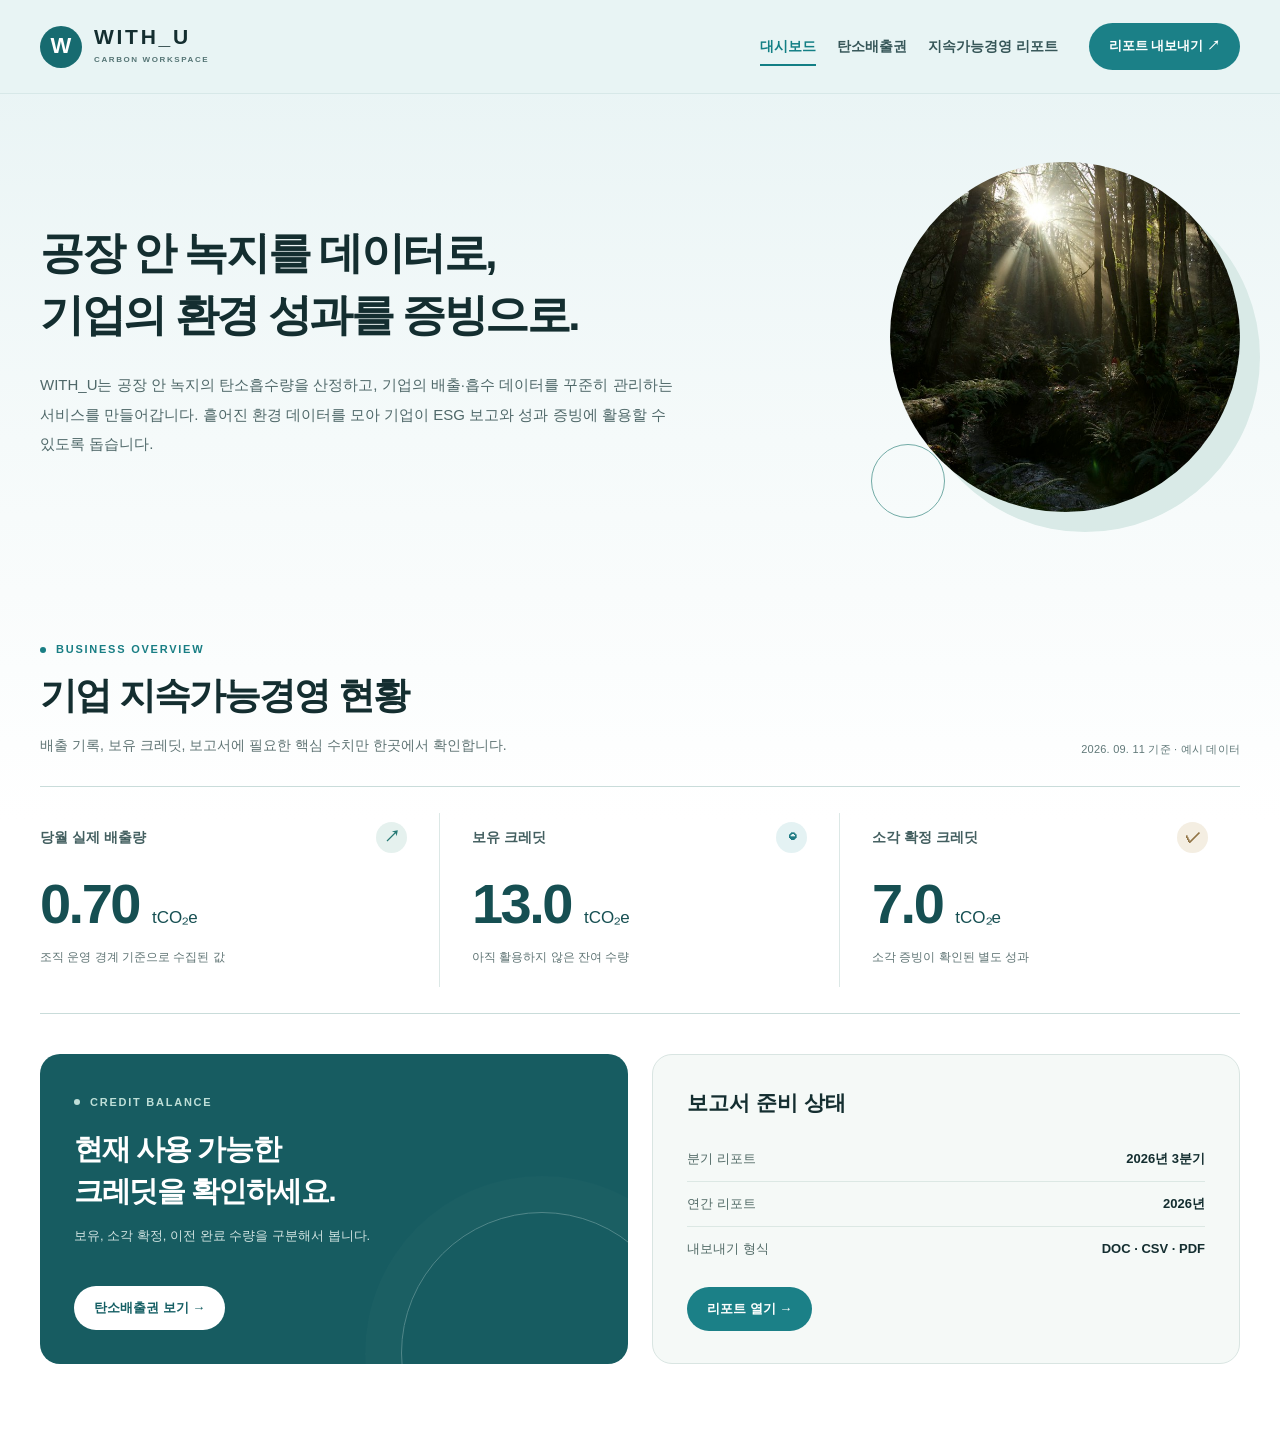
<file: website/index.html>
<!doctype html>
<html lang="ko">
<head>
  <meta charset="utf-8">
  <meta name="viewport" content="width=device-width, initial-scale=1">
  <meta name="description" content="WITH_U 기업용 탄소배출권 및 지속가능경영 리포트 워크스페이스">
  <title>WITH_U | Carbon workspace</title>
  <link rel="icon" href="data:image/svg+xml,%3Csvg xmlns='http://www.w3.org/2000/svg' viewBox='0 0 64 64'%3E%3Crect width='64' height='64' rx='18' fill='%2311352a'/%3E%3Cpath d='M15 16l8 31 9-20 9 20 8-31' fill='none' stroke='%23d7f0d0' stroke-width='6' stroke-linecap='round' stroke-linejoin='round'/%3E%3C/svg%3E">
  <style>
    :root{--ink:#10231c;--forest:#12382c;--green:#207554;--mint:#d9f0df;--lime:#dff57d;--paper:#f5f6f1;--line:#dce3dc;--muted:#6a786f;--orange:#e98e51;--white:#fff;--shadow:0 18px 46px rgba(20,49,38,.08);--radius:22px}
    *{box-sizing:border-box} html{scroll-behavior:smooth} body{margin:0;background:var(--paper);color:var(--ink);font-family:Inter,"Pretendard","Noto Sans KR","Malgun Gothic",sans-serif;line-height:1.55} button,select{font:inherit} button{cursor:pointer} a{color:inherit;text-decoration:none}
    .site-header{height:78px;display:flex;align-items:center;gap:28px;padding:0 clamp(22px,4vw,72px);background:rgba(245,246,241,.9);backdrop-filter:blur(15px);border-bottom:1px solid rgba(16,35,28,.08);position:sticky;top:0;z-index:20}
    .brand{display:flex;align-items:center;gap:10px;border:0;background:none;color:var(--ink);padding:0;text-align:left;min-width:max-content}.brand-mark{display:grid;place-items:center;width:32px;height:32px;background:var(--forest);color:var(--lime);font-weight:900;border-radius:11px;font-size:17px}.brand strong{display:block;font-size:14px;letter-spacing:.14em;line-height:1}.brand small{display:block;margin-top:4px;color:var(--muted);font-size:8px;letter-spacing:.16em;font-weight:700}
    .top-nav{display:flex;align-items:center;gap:4px;margin-left:auto}.top-nav button{padding:11px 13px;border:0;border-radius:99px;background:transparent;color:#526158;font-size:14px;font-weight:750;white-space:nowrap}.top-nav button:hover,.top-nav button.active{background:#e3ece5;color:var(--forest)}.header-cta{display:inline-flex;align-items:center;gap:8px;padding:12px 17px;background:var(--forest);border:1px solid var(--forest);color:#fff;border-radius:99px;font-weight:800;font-size:13px;white-space:nowrap}.header-cta:hover{background:#205340}.menu-toggle{display:none;border:0;background:#e3ece5;border-radius:10px;width:40px;height:40px;font-size:20px;color:var(--forest)}
    main{max-width:1280px;margin:0 auto;padding:40px clamp(22px,4vw,72px) 76px}.page{display:none;animation:rise .3s ease}.page.active{display:block}@keyframes rise{from{opacity:0;transform:translateY(7px)}to{opacity:1;transform:none}}
    .eyebrow{display:inline-flex;align-items:center;gap:8px;font-size:11px;color:var(--green);font-weight:900;letter-spacing:.14em;text-transform:uppercase}.eyebrow:before{content:"";display:block;width:19px;height:2px;background:var(--green)}.intro{display:flex;justify-content:space-between;align-items:end;gap:28px;margin:28px 0 26px}.intro h1{font-size:clamp(30px,4vw,50px);line-height:1.12;letter-spacing:-.06em;margin:9px 0 9px}.intro p{margin:0;color:var(--muted);font-size:14px}.asof{padding:9px 12px;border:1px solid var(--line);background:rgba(255,255,255,.64);border-radius:99px;font-size:12px;white-space:nowrap;color:#536158}
    .activity-intro{padding:clamp(22px,3vw,32px);margin-bottom:30px;background:#e7f3e8;border:1px solid #c9e1cc;border-radius:var(--radius)}.activity-intro h2{margin:8px 0 10px;font-size:clamp(23px,3vw,32px);line-height:1.35;letter-spacing:-.045em;word-break:keep-all;overflow-wrap:anywhere}.activity-intro p{max-width:850px;margin:0;color:#4f6257;font-size:14px;line-height:1.8;word-break:keep-all;overflow-wrap:anywhere}
    .metric-grid{display:grid;grid-template-columns:repeat(3,1fr);gap:15px}.metric{background:var(--white);border:1px solid var(--line);border-radius:var(--radius);padding:23px;min-height:175px;box-shadow:0 5px 20px rgba(21,47,36,.025);position:relative;overflow:hidden}.metric:after{content:"";position:absolute;width:90px;height:90px;right:-28px;bottom:-34px;border-radius:50%;background:#eff7ed}.metric:nth-child(2):after{background:#e8f5c4}.metric:nth-child(3):after{background:#fae9de}.metric-label{display:flex;align-items:center;justify-content:space-between;color:var(--muted);font-size:13px;font-weight:750}.metric-icon{width:32px;height:32px;display:grid;place-items:center;border-radius:11px;background:#eef5ef;color:var(--forest);font-size:16px}.metric:nth-child(2) .metric-icon{background:#edf8ca}.metric:nth-child(3) .metric-icon{background:#fbe9dd}.metric-value{margin-top:31px;font-size:37px;font-weight:850;letter-spacing:-.06em;line-height:1}.metric-value small{font-size:16px;letter-spacing:-.03em;font-weight:750}.metric-note{margin:9px 0 0;font-size:12px;color:var(--muted)}
    .dashboard-actions{display:grid;grid-template-columns:1.1fr .9fr;gap:16px;margin-top:18px}.action-panel{padding:27px;border-radius:var(--radius);background:var(--forest);color:#fff;min-height:210px;display:flex;flex-direction:column;justify-content:space-between}.action-panel .eyebrow{color:var(--lime)}.action-panel .eyebrow:before{background:var(--lime)}.action-panel h2{font-size:26px;letter-spacing:-.05em;line-height:1.2;margin:10px 0 4px}.action-panel p{margin:0;color:#c9d8cc;font-size:13px}.action-link{align-self:flex-start;border:0;border-radius:99px;padding:11px 15px;background:var(--lime);color:var(--forest);font-weight:850;font-size:13px}.action-link:hover{background:#f1ffb8}.summary-card{padding:27px;border:1px solid var(--line);border-radius:var(--radius);background:#fff;min-height:210px}.summary-card h2{font-size:17px;margin:0}.summary-list{list-style:none;padding:0;margin:15px 0 0}.summary-list li{display:flex;justify-content:space-between;gap:15px;padding:10px 0;border-bottom:1px solid #edf0ed;font-size:13px}.summary-list li:last-child{border-bottom:0}.summary-list span{color:var(--muted)}.summary-list b{font-size:13px}
    .credit-overview{background:linear-gradient(135deg,#12382c,#174a39);border-radius:28px;padding:clamp(28px,5vw,54px);color:#fff;overflow:hidden;position:relative}.credit-overview:after{content:"";width:420px;height:420px;position:absolute;right:-155px;top:-235px;border:1px solid rgba(223,245,125,.42);border-radius:50%;box-shadow:0 0 0 62px rgba(223,245,125,.07),0 0 0 124px rgba(223,245,125,.045)}.credit-overview>*{position:relative;z-index:1}.credit-overview .eyebrow{color:var(--lime)}.credit-overview .eyebrow:before{background:var(--lime)}.credit-overview h1{max-width:650px;margin:11px 0 8px;font-size:clamp(33px,5vw,58px);line-height:1.08;letter-spacing:-.065em}.credit-overview p{max-width:610px;margin:0;color:#c8d7cc;font-size:15px}.credit-major{display:flex;align-items:end;gap:12px;margin-top:36px}.credit-major b{font-size:52px;line-height:.9;letter-spacing:-.07em}.credit-major span{font-size:17px;font-weight:800}.credit-major small{margin-left:5px;padding:5px 10px;background:rgba(223,245,125,.14);border-radius:99px;color:#efffbc;font-size:11px;font-weight:800}
    .status-grid{display:grid;grid-template-columns:repeat(3,1fr);gap:15px;margin-top:18px}.status-card{background:#fff;border:1px solid var(--line);border-radius:var(--radius);padding:23px}.status-card .status-label{color:var(--muted);font-size:13px;font-weight:750}.status-card strong{display:block;margin-top:16px;font-size:30px;letter-spacing:-.06em;line-height:1}.status-card strong small{font-size:13px;letter-spacing:-.02em}.status-card p{margin:9px 0 0;color:var(--muted);font-size:12px}.status-card.available{border-color:#bfdcca;background:#fbfffb}.status-card.available strong{color:var(--green)}
    .section-head{display:flex;justify-content:space-between;align-items:end;gap:20px;margin:42px 0 15px}.section-head h2{margin:0;font-size:22px;letter-spacing:-.045em}.section-head p{margin:4px 0 0;color:var(--muted);font-size:13px}.badge{padding:6px 10px;background:#e9f4ea;color:#1d694d;border-radius:99px;font-size:11px;font-weight:850;white-space:nowrap}.credit-table{overflow:auto;border:1px solid var(--line);border-radius:var(--radius);background:#fff}.credit-table table{width:100%;border-collapse:collapse;min-width:650px}.credit-table th,.credit-table td{text-align:left;padding:18px 20px;border-bottom:1px solid #edf0ed;font-size:13px}.credit-table th{background:#f8faf7;color:var(--muted);font-size:11px;letter-spacing:.03em}.credit-table tr:last-child td{border:0}.credit-table td:nth-child(2){font-weight:850;font-size:14px}.status-tag{display:inline-flex;padding:5px 9px;border-radius:99px;font-size:11px;font-weight:850}.status-tag.hold{color:#146247;background:#e4f5e7}.status-tag.retired{color:#99531f;background:#fff0dd}.status-tag.transferred{color:#29617a;background:#e2f2f8}.credit-note{margin:15px 0 0;padding:15px 17px;border-left:3px solid var(--orange);border-radius:0 12px 12px 0;background:#fff9f4;color:#6d604f;font-size:12px}.green-sample{margin-top:44px;padding:clamp(23px,4vw,36px);border-radius:var(--radius);background:#e7f3e8;border:1px solid #c9e1cc}.green-sample .section-head{margin:0 0 21px}.green-sample .section-head p{max-width:650px}.sample-grid{display:grid;grid-template-columns:repeat(3,1fr);gap:13px}.sample-card{min-height:210px;padding:21px;border:1px solid rgba(30,105,75,.16);border-radius:17px;background:rgba(255,255,255,.78);display:flex;flex-direction:column}.sample-number{display:inline-grid;place-items:center;width:34px;height:34px;border-radius:50%;background:var(--forest);color:var(--lime);font-size:12px;font-weight:900}.sample-card h3{margin:22px 0 8px;font-size:18px;letter-spacing:-.04em;line-height:1.25}.sample-card p{margin:0;color:#4f6257;font-size:14px;line-height:1.6}.sample-proof{margin-top:auto;padding-top:16px;color:#1e6a4b;font-size:12px;font-weight:800}.sample-footnote{margin:17px 0 0;color:#56705e;font-size:12px;line-height:1.6}@media(max-width:820px){.sample-grid{grid-template-columns:1fr}.green-sample{margin-top:33px}.sample-card{min-height:0}}
    .report-shell{display:grid;grid-template-columns:275px 1fr;gap:18px;align-items:start}.report-settings{padding:23px;border-radius:var(--radius);background:var(--forest);color:#fff;position:sticky;top:98px}.report-settings h2{font-size:20px;letter-spacing:-.04em;margin:0}.report-settings p{font-size:12px;color:#c9d7ce;margin:8px 0 22px}.report-settings label{display:block;font-size:11px;font-weight:800;letter-spacing:.06em;color:#dce8df;margin-bottom:8px}.report-settings select{width:100%;padding:12px;border:1px solid rgba(255,255,255,.25);border-radius:11px;background:#214c3d;color:#fff;outline:none}.download-actions{display:grid;gap:8px;margin-top:20px}.download-actions button{width:100%;border-radius:11px;padding:11px;border:0;font-size:13px;font-weight:850}.download-actions .download-primary{background:var(--lime);color:var(--forest)}.download-actions .download-secondary{background:transparent;border:1px solid rgba(255,255,255,.28);color:#fff}.report-side-note{margin-top:18px;padding-top:16px;border-top:1px solid rgba(255,255,255,.18);font-size:11px;color:#c8d5cc}.report-paper{padding:clamp(25px,5vw,50px);border:1px solid var(--line);border-radius:var(--radius);background:#fff;box-shadow:var(--shadow)}.paper-top{display:flex;justify-content:space-between;align-items:start;gap:20px;padding-bottom:25px;border-bottom:2px solid var(--forest)}.paper-top h1{margin:7px 0 0;font-size:29px;letter-spacing:-.055em;line-height:1.15}.report-stamp{padding:7px 10px;border:1px solid #a7d1b3;color:#176044;border-radius:99px;font-size:10px;font-weight:850;white-space:nowrap}.report-paper h2{font-size:17px;margin:31px 0 10px;letter-spacing:-.035em}.report-paper p{font-size:14px;color:#36453d;margin:0 0 13px}.report-data{display:grid;grid-template-columns:repeat(3,1fr);gap:10px;margin:20px 0}.report-data div{padding:15px;border-radius:13px;background:#f3f7f2}.report-data span{display:block;font-size:11px;color:var(--muted);font-weight:700}.report-data b{display:block;font-size:20px;letter-spacing:-.05em;margin-top:5px}.report-disclosure{margin-top:23px;padding:14px 16px;background:#fff8e7;border-radius:12px;color:#725f37;font-size:11px;line-height:1.6}.toast{position:fixed;z-index:30;left:50%;bottom:28px;transform:translate(-50%,20px);opacity:0;visibility:hidden;transition:.25s ease;padding:12px 17px;background:#10281e;color:#fff;border-radius:99px;font-size:13px;font-weight:700;box-shadow:0 14px 30px rgba(0,0,0,.16)}.toast.show{opacity:1;visibility:visible;transform:translate(-50%,0)}
    @media(max-width:820px){.site-header{height:68px;padding:0 19px;gap:12px}.brand small{display:none}.top-nav{display:none;position:absolute;top:61px;left:13px;right:13px;padding:9px;background:#fff;border:1px solid var(--line);border-radius:16px;box-shadow:var(--shadow);flex-direction:column;align-items:stretch}.top-nav button{text-align:left}.site-header.menu-open .top-nav{display:flex}.header-cta{margin-left:auto;padding:10px 12px;font-size:12px}.menu-toggle{display:block}main{padding:29px 19px 54px}.intro{align-items:start;flex-direction:column;gap:14px;margin:19px 0 20px}.metric-grid,.status-grid{grid-template-columns:1fr}.dashboard-actions,.report-shell{grid-template-columns:1fr}.report-settings{position:static}.report-data{grid-template-columns:1fr}.credit-major b{font-size:45px}.credit-overview{padding:29px}.credit-overview:after{right:-250px}.section-head{margin-top:31px}.asof{white-space:normal}.paper-top{flex-direction:column}.top-nav+ .header-cta{display:none}}
    @media print{body{background:#fff}.site-header,#dashboard,#credits,.report-settings,.toast{display:none!important}main{padding:0;max-width:none}.page{display:none!important}.page.active#reports{display:block!important}.report-shell{display:block}.report-paper{border:0;box-shadow:none;padding:0}.report-paper p{font-size:11pt}.report-paper h2{margin-top:21px}.report-disclosure{font-size:9pt}.paper-top h1{font-size:23pt}}
  </style>
  <link rel="stylesheet" href="theme.css" media="screen">
</head>
<body>
  <header class="site-header" id="site-header">
    <button class="brand" type="button" onclick="navigate('dashboard')" aria-label="WITH_U 대시보드">
      <span class="brand-mark">W</span><span><strong>WITH_U</strong><small>CARBON WORKSPACE</small></span>
    </button>
    <nav class="top-nav" aria-label="주요 메뉴">
      <button type="button" data-page="dashboard" class="active" onclick="navigate('dashboard')">대시보드</button>
      <button type="button" data-page="credits" onclick="navigate('credits')">탄소배출권</button>
      <button type="button" data-page="reports" onclick="navigate('reports')">지속가능경영 리포트</button>
    </nav>
    <button class="header-cta" type="button" onclick="openReportExport()">리포트 내보내기 ↗</button>
    <button class="menu-toggle" type="button" aria-label="메뉴 열기" aria-expanded="false" onclick="toggleMenu()">☰</button>
  </header>

  <main>
    <section class="page active" id="dashboard" aria-labelledby="dashboard-title">
      <section class="activity-intro" aria-labelledby="activity-title">
        <h2 id="activity-title">공장 안 녹지를 데이터로, 기업의 환경 성과를 증빙으로.</h2>
        <p>WITH_U는 공장 안 녹지의 탄소흡수량을 산정하고, 기업의 배출·흡수 데이터를 꾸준히 관리하는 서비스를 만들어갑니다. 흩어진 환경 데이터를 모아 기업이 ESG 보고와 성과 증빙에 활용할 수 있도록 돕습니다.</p>
      </section>
      <div class="intro">
        <div><span class="eyebrow">BUSINESS OVERVIEW</span><h1 id="dashboard-title">기업 지속가능경영 현황</h1><p>배출 기록, 보유 크레딧, 보고서에 필요한 핵심 수치만 한곳에서 확인합니다.</p></div>
        <span class="asof">2026. 09. 11 기준 · 예시 데이터</span>
      </div>
      <div class="metric-grid">
        <article class="metric"><div class="metric-label"><span>당월 실제 배출량</span><span class="metric-icon">↗</span></div><div class="metric-value">0.70 <small>tCO₂e</small></div><p class="metric-note">조직 운영 경계 기준으로 수집된 값</p></article>
        <article class="metric"><div class="metric-label"><span>보유 크레딧</span><span class="metric-icon">◒</span></div><div class="metric-value">13.0 <small>tCO₂e</small></div><p class="metric-note">아직 활용하지 않은 잔여 수량</p></article>
        <article class="metric"><div class="metric-label"><span>소각 확정 크레딧</span><span class="metric-icon">✓</span></div><div class="metric-value">7.0 <small>tCO₂e</small></div><p class="metric-note">소각 증빙이 확인된 별도 성과</p></article>
      </div>
      <div class="dashboard-actions">
        <article class="action-panel"><div><span class="eyebrow">CREDIT BALANCE</span><h2>현재 사용 가능한<br>크레딧을 확인하세요.</h2><p>보유, 소각 확정, 이전 완료 수량을 구분해서 봅니다.</p></div><button class="action-link" type="button" onclick="navigate('credits')">탄소배출권 보기 →</button></article>
        <article class="summary-card"><h2>보고서 준비 상태</h2><ul class="summary-list"><li><span>분기 리포트</span><b>2026년 3분기</b></li><li><span>연간 리포트</span><b>2026년</b></li><li><span>내보내기 형식</span><b>DOC · CSV · PDF</b></li></ul><button class="action-link" style="margin-top:13px;background:#12382c;color:#fff" type="button" onclick="navigate('reports')">리포트 열기 →</button></article>
      </div>
    </section>

    <section class="page" id="credits" aria-labelledby="credits-title">
      <article class="credit-overview"><span class="eyebrow">CARBON CREDIT BALANCE</span><h1 id="credits-title">보유 크레딧,<br>명확하게 관리합니다.</h1><p>크레딧 수량은 실제 배출량과 상계하지 않고, 상태별로 분리해 지속가능경영 리포트에 바로 활용할 수 있습니다.</p><div class="credit-major"><b>13.0</b><span>tCO₂e</span><small>현재 보유</small></div></article>
      <div class="status-grid" aria-label="탄소배출권 상태">
        <article class="status-card available"><span class="status-label">보유</span><strong>13.0 <small>tCO₂e</small></strong><p>활용 전 잔여 크레딧</p></article>
        <article class="status-card"><span class="status-label">소각 확정</span><strong>7.0 <small>tCO₂e</small></strong><p>소각 증빙 확인 완료</p></article>
        <article class="status-card"><span class="status-label">이전 완료</span><strong>5.0 <small>tCO₂e</small></strong><p>이전 이력 보관</p></article>
      </div>
      <div class="section-head"><div><h2>크레딧 현황</h2><p>보고서에는 각 상태를 별도 항목으로 제시합니다.</p></div><span class="badge">2026년 관리 기준</span></div>
      <div class="credit-table"><table><thead><tr><th>구분</th><th>수량</th><th>리포트 표기</th><th>상태</th></tr></thead><tbody><tr><td>보유 크레딧</td><td>13.0 tCO₂e</td><td>활용 전 잔여 수량</td><td><span class="status-tag hold">보유</span></td></tr><tr><td>소각 확정 크레딧</td><td>7.0 tCO₂e</td><td>원장상 소각 증빙 기준</td><td><span class="status-tag retired">소각 확정</span></td></tr><tr><td>이전 완료 크레딧</td><td>5.0 tCO₂e</td><td>이전 이력 기준</td><td><span class="status-tag transferred">이전 완료</span></td></tr></tbody></table></div>
      <p class="credit-note">보고 유의: 보유·소각·이전 수량은 실제 배출량과 합산하거나 순배출량으로 표기하지 않습니다. 외부 공개 전에는 원장, 소각 증빙, 적용 기준을 확인하세요.</p>
      <section class="green-sample" aria-labelledby="green-sample-title">
        <div class="section-head"><div><h2 id="green-sample-title">녹지를 지키기 위한 활동 예시</h2><p>탄소배출권과 함께 관리할 수 있는 현장 보전 활동의 샘플입니다. 실제 운영 시에는 대상지·기간·기록 기준을 정해 적용합니다.</p></div><span class="badge">SAMPLE</span></div>
        <div class="sample-grid">
          <article class="sample-card"><span class="sample-number">01</span><h3>유휴부지 녹지 조성</h3><p>유휴 공간에 지역 환경에 맞는 수목과 초화를 식재하고, 식재 면적과 관리 현황을 지속적으로 기록합니다.</p><span class="sample-proof">기록 예시 · 식재 도면 · 현장 사진</span></article>
          <article class="sample-card"><span class="sample-number">02</span><h3>하천변·공원 식생 복원</h3><p>훼손된 수변과 공원 가장자리의 식생을 보완해 녹지 연결성을 높이고, 계절별 변화 상태를 점검합니다.</p><span class="sample-proof">기록 예시 · 구역 지도 · 점검 일지</span></article>
          <article class="sample-card"><span class="sample-number">03</span><h3>생육 및 유지관리 모니터링</h3><p>수목 고사율, 관수·정비 이력, 생태 관찰 결과를 정기적으로 관리해 녹지의 유지 상태를 확인합니다.</p><span class="sample-proof">기록 예시 · 관리 대장 · 관찰 기록</span></article>
        </div>
        <p class="sample-footnote">위 내용은 화면 구성용 샘플입니다. 녹지 보전 활동만으로 크레딧이 자동 발행되지는 않으며, 감축 주장에는 적용 방법론과 기준선, 검증 절차가 필요합니다.</p>
      </section>
    </section>

    <section class="page" id="reports" aria-labelledby="reports-title">
      <div class="intro"><div><span class="eyebrow">EXPORT READY</span><h1 id="reports-title">지속가능경영 리포트</h1><p>분기 또는 연간 기준의 요약 문안을 내려받아 보고서에 바로 넣을 수 있습니다.</p></div><span class="asof">DOC · CSV · PDF 지원</span></div>
      <div class="report-shell">
        <aside class="report-settings"><h2>리포트 설정</h2><p>보고 기간을 고르면 화면과 다운로드 내용이 함께 바뀝니다.</p><label for="report-period">보고 기간</label><select id="report-period" onchange="renderReport()"><option value="q1">2026년 1분기</option><option value="q2">2026년 2분기</option><option value="q3" selected>2026년 3분기</option><option value="annual">2026년 연간</option></select><div class="download-actions"><button class="download-primary" type="button" onclick="downloadReport('doc')">DOC 다운로드</button><button class="download-secondary" type="button" onclick="downloadReport('csv')">CSV 다운로드</button><button class="download-secondary" type="button" onclick="printReport()">PDF로 저장 / 인쇄</button></div><p class="report-side-note">내보낸 문서는 예시 데이터입니다. 외부 공개 전 조직 경계, 배출계수, 검증 상태를 확인하세요.</p></aside>
        <article class="report-paper" id="report-paper" aria-live="polite"></article>
      </div>
    </section>
  </main>
  <div class="toast" id="toast" role="status" aria-live="polite"></div>
  <script>
    const reports={
      q1:{label:'2026년 1분기',title:'WITH_U 지속가능경영 리포트 | 2026년 1분기',emission:'미입력',reduction:'미입력',holding:'미입력',retired:'미입력',boundary:'2026년 1분기 조직 운영 경계',status:'분기 데이터 미입력'},
      q2:{label:'2026년 2분기',title:'WITH_U 지속가능경영 리포트 | 2026년 2분기',emission:'미입력',reduction:'미입력',holding:'미입력',retired:'미입력',boundary:'2026년 2분기 조직 운영 경계',status:'분기 데이터 미입력'},
      q3:{label:'2026년 3분기',title:'WITH_U 지속가능경영 리포트 | 2026년 3분기',emission:'0.70',reduction:'16.8',holding:'13.0',retired:'7.0',boundary:'조직 운영 경계 내 수집 데이터',status:'내부 검토용 예시'},
      annual:{label:'2026년 연간',title:'WITH_U 지속가능경영 리포트 | 2026년 연간',emission:'2.84',reduction:'48.2',holding:'13.0',retired:'7.0',boundary:'2026년 연간 조직 운영 경계',status:'연간 취합 전 예시'}
    };
    let toastTimer;
    function navigate(page){
      document.querySelectorAll('.page').forEach(el=>el.classList.toggle('active',el.id===page));
      document.querySelectorAll('[data-page]').forEach(el=>el.classList.toggle('active',el.dataset.page===page));
      const header=document.getElementById('site-header'); header.classList.remove('menu-open');
      document.querySelector('.menu-toggle').setAttribute('aria-expanded','false');
      window.scrollTo({top:0,behavior:'smooth'});
      if(page==='reports') renderReport();
    }
    function toggleMenu(){const header=document.getElementById('site-header');const open=header.classList.toggle('menu-open');document.querySelector('.menu-toggle').setAttribute('aria-expanded',String(open));}
    function openReportExport(){navigate('reports');setTimeout(()=>document.getElementById('report-period').focus(),280);}
    function currentReport(){return reports[document.getElementById('report-period').value];}
    function renderReport(){const d=currentReport();document.getElementById('report-paper').innerHTML=`<div class="paper-top"><div><span class="eyebrow">SUSTAINABILITY REPORT</span><h1>${d.label} 지속가능경영 요약</h1></div><span class="report-stamp">${d.status}</span></div><h2>핵심 수치</h2><div class="report-data"><div><span>실제 배출량</span><b>${d.emission} tCO₂e</b></div><div><span>활동 기반 감축량</span><b>${d.reduction} tCO₂e</b></div><div><span>소각 확정 크레딧</span><b>${d.retired} tCO₂e</b></div></div><h2>보고서 삽입용 문안</h2><p>WITH_U는 ${d.label} ${d.boundary}를 기준으로 온실가스 데이터를 관리했습니다. 실제 배출량은 <b>${d.emission} tCO₂e</b>이며, 방법론 적용을 전제로 관리하는 감축량은 <b>${d.reduction} tCO₂e</b>입니다.</p><p>보유 크레딧은 <b>${d.holding} tCO₂e</b>이며, 원장상 소각이 확정된 크레딧 <b>${d.retired} tCO₂e</b>는 별도 성과로 제시합니다. 크레딧 수량은 실제 배출량과 상계하지 않습니다.</p><h2>관리 기준</h2><p><b>보고 범위:</b> ${d.boundary}<br><b>데이터 상태:</b> ${d.status}</p><div class="report-disclosure"><b>외부 공개 전 확인 사항</b><br>조직·운영 경계, 적용 배출계수, 감축 방법론, 검증 절차 및 크레딧 적격성 증빙을 검토하세요.</div>`;}
    function reportText(d){return `${d.title}\n\n핵심 수치\n실제 배출량: ${d.emission} tCO2e\n활동 기반 감축량: ${d.reduction} tCO2e\n보유 크레딧: ${d.holding} tCO2e\n소각 확정 크레딧: ${d.retired} tCO2e\n\nWITH_U는 ${d.label} ${d.boundary}를 기준으로 온실가스 데이터를 관리했습니다. 보유 및 소각 확정 크레딧은 실제 배출량과 상계하지 않고 별도 성과로 제시합니다.\n\n외부 공개 전 조직·운영 경계, 배출계수, 감축 방법론, 검증 절차 및 크레딧 적격성 증빙을 확인하세요.`}
    function downloadBlob(content,name,type){const url=URL.createObjectURL(new Blob([content],{type}));const link=document.createElement('a');link.href=url;link.download=name;document.body.appendChild(link);link.click();link.remove();setTimeout(()=>URL.revokeObjectURL(url),500);}
    function downloadReport(type){const d=currentReport(),period=document.getElementById('report-period').value,slug=period==='annual'?'2026_Annual':`2026_${period.toUpperCase()}`;if(type==='csv'){const csv=`항목,값,단위,구분\n실제 배출량,${d.emission},tCO2e,온실가스 데이터\n활동 기반 감축량,${d.reduction},tCO2e,방법론 적용 전제\n보유 크레딧,${d.holding},tCO2e,잔여 수량\n소각 확정 크레딧,${d.retired},tCO2e,원장상 소각 증빙\n보고 범위,"${d.boundary}",,관리 경계`;downloadBlob('\uFEFF'+csv,`WITH_U_${slug}_sustainability_data.csv`,'text/csv;charset=utf-8');notify('CSV 파일을 다운로드했습니다.');return;}const doc=`<!doctype html><html lang="ko"><head><meta charset="utf-8"><style>body{font-family:Arial,'Malgun Gothic',sans-serif;max-width:760px;margin:42px auto;padding:0 24px;color:#17221e;line-height:1.7}h1{font-size:26px;border-bottom:2px solid #12382c;padding-bottom:12px}pre{white-space:pre-wrap;font-family:inherit}</style></head><body><h1>${d.title}</h1><pre>${reportText(d)}</pre></body></html>`;downloadBlob(doc,`WITH_U_${slug}_sustainability_summary.doc`,'application/msword');notify('DOC 파일을 다운로드했습니다.');}
    function printReport(){navigate('reports');setTimeout(()=>window.print(),180);}
    function notify(message){const t=document.getElementById('toast');t.textContent=message;t.classList.add('show');clearTimeout(toastTimer);toastTimer=setTimeout(()=>t.classList.remove('show'),2600);}
    renderReport();
  </script>
</body>
</html>
</file>
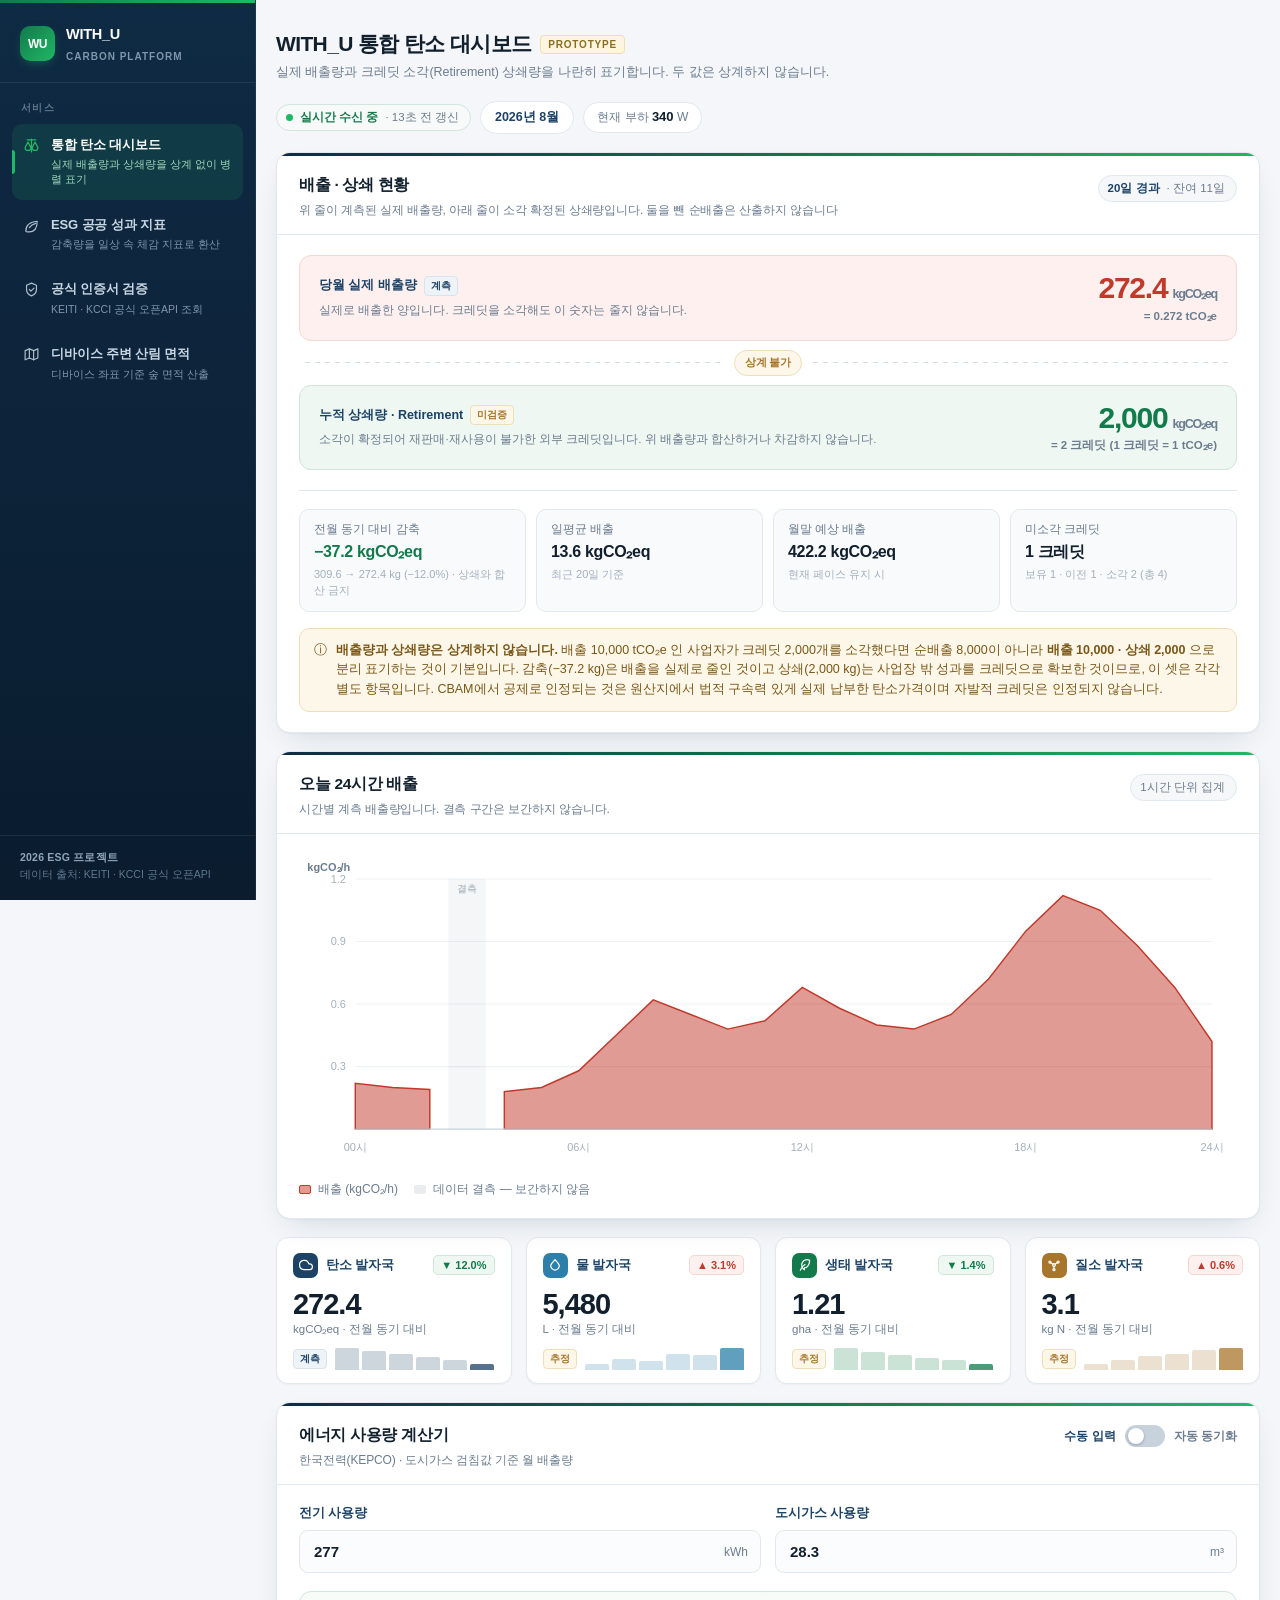
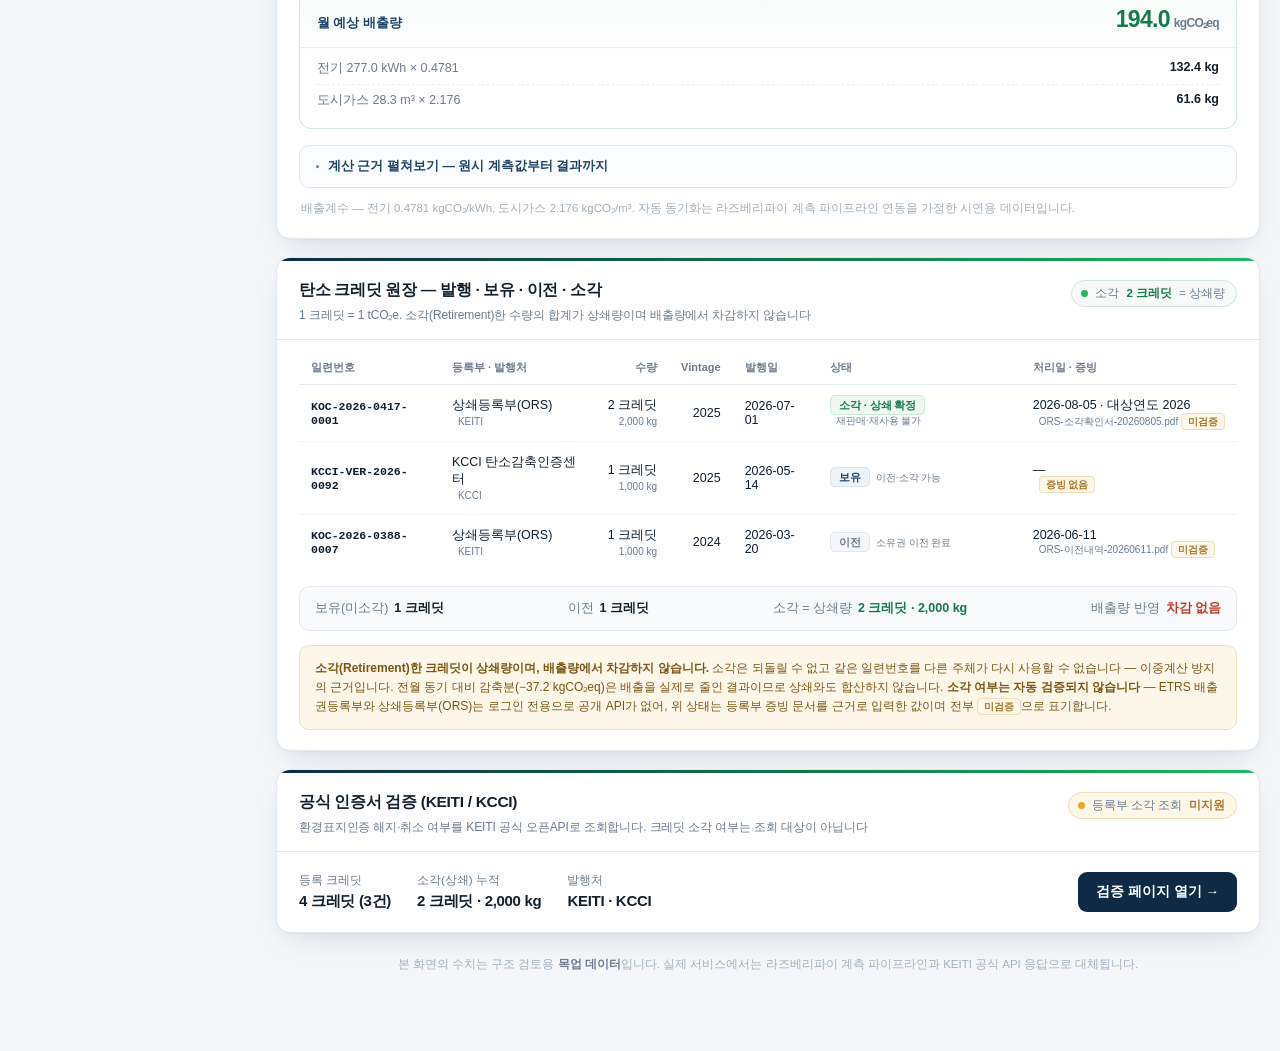
<file: carbon-dashboard.html>
<!doctype html>
<html lang="ko">
<head>
<meta charset="utf-8">
<meta name="viewport" content="width=device-width, initial-scale=1">
<title>WITH_U 통합 탄소 대시보드</title>
<link rel="stylesheet" href="assets/sidebar.css">
<style>
  :root{
    --navy:#0f2a44;
    --navy-soft:#1c4266;
    --green:#127a4b;
    --green-bright:#1fb865;
    --line:#e2e8ef;
    --bg:#f4f6f9;
    --card:#ffffff;
    --text:#12202e;
    --muted:#6b7c8f;
    --radius:14px;

    /* Input / Output 대비 */
    --emit:#c0392b;
    --emit-soft:#fdf0ee;
    --emit-line:#f5d7d2;
    --offset:#127a4b;
    --offset-soft:#eef7f1;
    --offset-line:#cfe6da;

    --fp-carbon:#1c4266;
    --fp-water:#2b7fa8;
    --fp-eco:#127a4b;
    --fp-nitrogen:#a8762b;

    --warn:#a8762b;
    --warn-soft:#fdf7ea;
    --warn-line:#eedfba;
  }
  *{box-sizing:border-box}
  body{
    margin:0; padding:30px 20px 64px; background:var(--bg); color:var(--text);
    font-family:"Pretendard","Noto Sans KR",-apple-system,BlinkMacSystemFont,"Malgun Gothic",sans-serif;
    -webkit-font-smoothing:antialiased;
  }
  .wrap{max-width:1120px; margin:0 auto}

  /* ── 공용 ──────────────────────────────────── */
  .card{
    background:var(--card); border:1px solid var(--line); border-radius:var(--radius);
    overflow:hidden; position:relative;
    box-shadow:0 1px 2px rgba(15,42,68,.04), 0 12px 32px -12px rgba(15,42,68,.16);
  }
  .card::before{
    content:""; display:block; height:3px;
    background:linear-gradient(90deg,var(--navy) 0%,var(--green) 55%,var(--green-bright) 100%);
  }
  .card-head{
    display:flex; justify-content:space-between; align-items:flex-start; gap:16px;
    padding:19px 22px 15px; border-bottom:1px solid var(--line);
  }
  .card-title{margin:0; font-size:15.5px; font-weight:700; letter-spacing:-.02em}
  .card-sub{margin:5px 0 0; font-size:12px; color:var(--muted); letter-spacing:-.01em; line-height:1.5}
  .card-body{padding:20px 22px}

  .pill{
    display:flex; align-items:center; gap:7px; flex-shrink:0;
    font-size:11.5px; color:var(--muted); background:#f7faf8;
    border:1px solid var(--offset-line); border-radius:99px; padding:5px 11px 5px 9px;
    white-space:nowrap;
  }
  .pill strong{color:var(--green); font-weight:600}
  .pill.neutral{background:#f6f7f9; border-color:var(--line)}
  .pill.neutral strong{color:var(--navy-soft)}
  .pill.warn{background:var(--warn-soft); border-color:var(--warn-line)}
  .pill.warn strong{color:var(--warn)}
  .pill.err{background:var(--emit-soft); border-color:var(--emit-line)}
  .pill.err strong{color:var(--emit)}

  .dot{width:7px; height:7px; border-radius:50%; background:var(--green-bright); flex-shrink:0;
       animation:pulse 1.6s ease-in-out infinite}
  .dot.warn{background:#e0a92b}
  .dot.err{background:#b7c2cd; animation:none}
  @keyframes pulse{
    0%,100%{opacity:1; box-shadow:0 0 0 0 rgba(31,184,101,.45)}
    50%    {opacity:.55; box-shadow:0 0 0 5px rgba(31,184,101,0)}
  }

  .spinner{
    width:17px; height:17px; flex-shrink:0; border-radius:50%;
    border:2px solid #d6e0ea; border-top-color:var(--navy);
    animation:spin .7s linear infinite;
  }
  @keyframes spin{to{transform:rotate(360deg)}}
  @keyframes rise{from{opacity:0; transform:translateY(8px)} to{opacity:1; transform:none}}
  @keyframes fade{from{opacity:0} to{opacity:1}}

  .tag{font-size:10px; font-weight:700; padding:2px 6px; border-radius:4px; white-space:nowrap}
  .tag.measured{color:var(--navy-soft); background:#eef3f8; border:1px solid #d8e3ee}
  .tag.estimated{color:var(--warn); background:var(--warn-soft); border:1px solid var(--warn-line)}
  .num{font-variant-numeric:tabular-nums}

  /* ── 페이지 헤더 ────────────────────────────── */
  .page-head{
    display:flex; justify-content:space-between; align-items:flex-end; gap:20px;
    margin-bottom:18px; flex-wrap:wrap;
  }
  .page-head h1{
    margin:0; font-size:21px; font-weight:700; letter-spacing:-.03em;
    display:flex; align-items:center; gap:9px;
  }
  .page-head h1 em{
    font-style:normal; font-size:10px; font-weight:700; letter-spacing:.08em; color:#8a6d1f;
    background:#fdf5e0; border:1px solid #f0dfae; padding:3px 7px; border-radius:4px;
  }
  .page-head p{margin:6px 0 0; font-size:12.5px; color:var(--muted)}
  .head-right{display:flex; align-items:center; gap:9px; flex-wrap:wrap}
  .period{
    font-size:12.5px; font-weight:600; color:var(--navy-soft);
    background:#fff; border:1px solid var(--line); border-radius:99px; padding:7px 14px;
  }
  .live-load{
    font-size:12px; color:var(--muted); background:#fff; border:1px solid var(--line);
    border-radius:99px; padding:6px 13px; white-space:nowrap;
  }
  .live-load strong{color:var(--text); font-weight:700; font-size:13px}

  /* ── P0-1 배출 현황 히어로 ─────────────────── */
  .hero{margin-bottom:18px}
  /* 배출 / 상쇄 직렬 표기 — 위 줄이 배출량, 아래 줄이 누적 상쇄량.
     같은 카드에 위아래로 두되 배경·테두리를 분리해 하나의 저울로 읽히지 않게 한다. */
  .dual{display:flex; flex-direction:column}
  .dual-row{
    display:flex; justify-content:space-between; align-items:center; gap:22px;
    padding:16px 19px; border-radius:12px; border:1px solid;
  }
  .dual-row.emit{background:var(--emit-soft); border-color:var(--emit-line)}
  .dual-row.off{background:var(--offset-soft); border-color:var(--offset-line)}
  .dual-l{min-width:0}
  .dual-r{flex-shrink:0; text-align:right}
  .dual-k{
    display:flex; align-items:center; gap:7px; flex-wrap:wrap;
    font-size:12.5px; font-weight:700; color:var(--navy-soft);
  }
  .dual-v{font-size:30px; font-weight:700; letter-spacing:-.04em; line-height:1.05}
  .dual-v small{font-size:12.5px; font-weight:600; color:var(--muted); margin-left:5px}
  .dual-sub{font-size:11.5px; font-weight:600; color:var(--muted); margin-top:5px; white-space:nowrap}
  .dual-n{font-size:11.5px; color:var(--muted); line-height:1.55; margin-top:6px}

  .dual-sep{display:flex; align-items:center; gap:11px; padding:9px 6px}
  .dual-sep-ln{
    flex:1; height:1px;
    background:repeating-linear-gradient(90deg,#d5dee7 0 5px,transparent 5px 10px);
  }
  .dual-sep-chip{
    font-size:10.5px; font-weight:700; white-space:nowrap; padding:5px 10px; border-radius:99px;
    color:var(--warn); background:var(--warn-soft); border:1px solid var(--warn-line);
  }

  .hero-foot{
    display:flex; gap:10px; flex-wrap:wrap; margin-top:20px; padding-top:18px;
    border-top:1px solid var(--line);
  }
  .hero-chip{flex:1; min-width:150px; padding:12px 14px; border-radius:10px;
             background:#f8fafc; border:1px solid var(--line)}
  .hero-chip-k{font-size:11.5px; color:var(--muted); margin-bottom:5px}
  .hero-chip-v{font-size:16px; font-weight:700; letter-spacing:-.02em}
  .hero-chip-n{font-size:11px; color:#a3b0bd; margin-top:4px; line-height:1.45}

  .banner{
    display:flex; align-items:flex-start; gap:9px; margin-top:16px; padding:12px 14px;
    border-radius:10px; font-size:12.5px; line-height:1.55;
    background:var(--warn-soft); border:1px solid var(--warn-line); color:#7a5716;
  }
  .banner b{font-weight:700}

  /* ── P0-2 오늘 24시간 배출 차트 ─────────────── */
  .chart-wrap{position:relative}
  .chart svg{width:100%; height:auto; display:block; overflow:visible}
  .m-grid{stroke:#eef1f5; stroke-width:1}
  .m-zero{stroke:#c9d4de; stroke-width:1.2}
  .m-axis{fill:#a3b0bd; font-size:10.5px; font-family:inherit}
  .m-emit{fill:rgba(192,57,43,.5); stroke:var(--emit); stroke-width:1.4}
  .m-gap{fill:rgba(107,124,143,.07); stroke:none}
  .m-gap-t{fill:#9aa8b6; font-size:9.5px; font-family:inherit; text-anchor:middle}
  .m-hover{stroke:var(--navy-soft); stroke-width:1; stroke-dasharray:2 3; opacity:0}
  .m-hit{fill:transparent; cursor:crosshair}
  .m-hit:focus{outline:none}
  .m-lab{fill:var(--muted); font-size:10.5px; font-weight:600; font-family:inherit}

  .tip{
    position:absolute; z-index:6; pointer-events:none; opacity:0; transition:opacity .12s;
    background:var(--navy); color:#fff; border-radius:9px; padding:10px 12px;
    font-size:11.5px; line-height:1.6; min-width:152px;
    box-shadow:0 8px 24px -8px rgba(15,42,68,.5); transform:translate(-50%,0);
  }
  .tip.show{opacity:1}
  .tip b{display:block; font-size:12.5px; margin-bottom:5px}
  .tip dl{margin:0; display:grid; grid-template-columns:auto auto; gap:2px 12px}
  .tip dt{color:#a9bccd}
  .tip dd{margin:0; text-align:right; font-weight:700; font-variant-numeric:tabular-nums}

  .chart-legend{display:flex; gap:16px; flex-wrap:wrap; margin-top:14px}
  .ml{display:flex; align-items:center; gap:7px; font-size:12px; color:var(--muted)}
  .ml-sw{width:12px; height:9px; border-radius:2px; flex-shrink:0}

  /* ── P0-4 KPI ──────────────────────────────── */
  .kpi-grid{display:grid; grid-template-columns:repeat(4,1fr); gap:14px}
  .kpi{
    background:var(--card); border:1px solid var(--line); border-radius:12px; padding:15px 16px 13px;
    box-shadow:0 1px 2px rgba(15,42,68,.04);
    animation:rise .4s cubic-bezier(.2,.7,.3,1) backwards;
    transition:border-color .15s, box-shadow .15s, transform .15s;
  }
  .kpi:hover{border-color:#cdd9e4; box-shadow:0 6px 18px -8px rgba(15,42,68,.22); transform:translateY(-2px)}
  .kpi-top{display:flex; justify-content:space-between; align-items:center; gap:8px; margin-bottom:11px}
  .kpi-name{display:flex; align-items:center; gap:8px; font-size:12.5px; font-weight:600; color:var(--navy-soft)}
  .kpi-ico{width:25px; height:25px; border-radius:7px; display:grid; place-items:center; flex-shrink:0}
  .kpi-ico svg{width:14px; height:14px; display:block}
  .kpi-delta{font-size:11px; font-weight:700; padding:3px 7px; border-radius:5px; white-space:nowrap}
  .kpi-delta.good{color:var(--offset); background:var(--offset-soft); border:1px solid var(--offset-line)}
  .kpi-delta.bad{color:var(--emit); background:var(--emit-soft); border:1px solid var(--emit-line)}
  .kpi-val{font-size:29px; font-weight:700; letter-spacing:-.035em; line-height:1.05}
  .kpi-unit{font-size:11.5px; color:var(--muted); margin-top:3px}
  .kpi-meta{display:flex; align-items:center; gap:8px; margin-top:11px}
  .kpi-spark{display:flex; align-items:flex-end; gap:3px; height:22px; flex:1}
  .kpi-spark i{flex:1; border-radius:2px 2px 0 0; background:currentColor; opacity:.22}
  .kpi-spark i:last-child{opacity:.75}

  /* ── 계산기 ────────────────────────────────── */
  .switch{display:flex; align-items:center; gap:9px; flex-shrink:0}
  .switch-label{font-size:12px; font-weight:600; color:var(--muted); transition:color .15s}
  .switch-label.on{color:var(--navy-soft)}
  .switch input{position:absolute; opacity:0; width:0; height:0}
  .track{
    width:40px; height:22px; border-radius:99px; background:#c8d2dc; cursor:pointer;
    position:relative; transition:background .2s; flex-shrink:0; display:block;
  }
  .track::after{
    content:""; position:absolute; top:3px; left:3px; width:16px; height:16px;
    border-radius:50%; background:#fff; transition:transform .2s;
    box-shadow:0 1px 3px rgba(15,42,68,.3);
  }
  .switch input:checked + .track{background:var(--green-bright)}
  .switch input:checked + .track::after{transform:translateX(18px)}
  .switch input:focus-visible + .track{box-shadow:0 0 0 3px rgba(28,66,102,.18)}

  .calc-inputs{display:grid; grid-template-columns:1fr 1fr; gap:14px}
  .field label{display:block; font-size:12.5px; font-weight:600; color:var(--navy-soft); margin-bottom:8px}
  .field-box{position:relative}
  .field input{
    width:100%; padding:12px 46px 12px 14px; font-size:15px; font-family:inherit; font-weight:600;
    border:1px solid var(--line); border-radius:9px; background:#fbfcfd; color:var(--text);
    transition:border-color .15s, box-shadow .15s, background .15s;
  }
  .field input:focus{outline:none; background:#fff; border-color:var(--navy-soft); box-shadow:0 0 0 3px rgba(28,66,102,.1)}
  .field input:disabled{background:#f2f4f7; color:var(--muted)}
  .field-unit{position:absolute; right:13px; top:50%; transform:translateY(-50%);
              font-size:12px; color:var(--muted); pointer-events:none}

  .calc-loading{
    display:flex; align-items:center; gap:11px; margin-top:18px; padding:16px;
    background:#f8fafc; border:1px solid var(--line); border-radius:11px;
    font-size:13.5px; color:var(--navy-soft); animation:fade .2s ease-out;
  }
  .calc-result{
    margin-top:18px; border:1px solid var(--offset-line); border-radius:12px; overflow:hidden;
    background:linear-gradient(180deg,#f6fbf8 0%,#fff 46%);
    animation:rise .35s cubic-bezier(.2,.7,.3,1);
  }
  .calc-total{
    display:flex; justify-content:space-between; align-items:baseline; gap:12px;
    padding:14px 17px; border-bottom:1px solid #e4f0ea;
  }
  .calc-total-k{font-size:12.5px; font-weight:600; color:var(--navy-soft)}
  .calc-total-v{font-size:23px; font-weight:700; color:var(--green); letter-spacing:-.03em}
  .calc-total-v small{font-size:12px; font-weight:600; color:var(--muted); margin-left:4px}
  .calc-break{padding:5px 17px 12px}
  .calc-line{display:flex; justify-content:space-between; gap:12px; padding:7px 0;
             font-size:12.5px; border-bottom:1px dashed #e8eef3}
  .calc-line:last-child{border-bottom:none}
  .calc-line span{color:var(--muted)}
  .calc-line strong{font-weight:600; font-variant-numeric:tabular-nums}

  /* ── P1-5 계산 근거 ────────────────────────── */
  .basis{margin-top:16px; border:1px solid var(--line); border-radius:10px; background:#fbfcfd}
  .basis summary{
    cursor:pointer; padding:12px 15px; font-size:12.5px; font-weight:600; color:var(--navy-soft);
    list-style:none; display:flex; align-items:center; gap:8px;
  }
  .basis summary::-webkit-details-marker{display:none}
  .basis summary::before{content:"▸"; font-size:10px; color:var(--muted); transition:transform .15s}
  .basis[open] summary::before{transform:rotate(90deg)}
  .basis-in{padding:4px 15px 14px; border-top:1px solid var(--line)}
  .bstep{display:flex; gap:11px; padding:9px 0; font-size:12px; line-height:1.6}
  .bstep-n{
    width:19px; height:19px; border-radius:5px; flex-shrink:0; margin-top:1px;
    background:#e8eef4; color:var(--navy-soft); font-size:10.5px; font-weight:700;
    display:grid; place-items:center;
  }
  .bstep code{
    font-family:ui-monospace,"SFMono-Regular",Consolas,monospace; font-size:11.5px;
    background:#eef1f5; padding:1px 5px; border-radius:4px; color:var(--navy);
  }
  .bstep-t{color:var(--muted)}
  .bstep-t b{color:var(--text); font-weight:700}

  .calc-note{margin:12px 2px 0; font-size:11.5px; color:#a3b0bd; line-height:1.55}

  /* ── P2-2 크레딧 보유 원장 ─────────────────── */
  .tbl-scroll{overflow-x:auto}
  table.ledger{width:100%; border-collapse:collapse; font-size:12.5px; min-width:660px}
  table.ledger th{
    text-align:left; font-size:11px; font-weight:600; color:var(--muted);
    padding:0 12px 9px; border-bottom:1px solid var(--line); white-space:nowrap;
  }
  table.ledger td{padding:12px; border-bottom:1px solid #f0f3f6; vertical-align:middle}
  table.ledger tr:last-child td{border-bottom:none}
  table.ledger td.r{text-align:right; font-variant-numeric:tabular-nums; white-space:nowrap}
  .serial{font-family:ui-monospace,"SFMono-Regular",Consolas,monospace; font-size:11.5px; font-weight:600}
  .st{font-size:10.5px; font-weight:700; padding:3px 8px; border-radius:5px; white-space:nowrap}
  .st.retired{color:var(--offset); background:var(--offset-soft); border:1px solid var(--offset-line)}
  .st.held{color:var(--navy-soft); background:#eef3f8; border:1px solid #d8e3ee}
  .st.moved{color:var(--muted); background:#f4f6f9; border:1px solid var(--line)}
  .lock{font-size:10px; color:var(--muted); margin-left:6px; white-space:nowrap}
  .ledger-foot{
    display:flex; justify-content:space-between; gap:14px; flex-wrap:wrap;
    margin-top:16px; padding:13px 15px; border-radius:10px;
    background:#f8fafc; border:1px solid var(--line); font-size:12.5px;
  }
  .ledger-foot div span{color:var(--muted)}
  .ledger-foot div strong{font-weight:700; margin-left:6px}
  .split-note{
    margin-top:14px; padding:13px 15px; border-radius:10px; font-size:12px; line-height:1.6;
    background:var(--warn-soft); border:1px solid var(--warn-line); color:#7a5716;
  }
  .split-note b{font-weight:700}

  /* ── 인증서 ────────────────────────────────── */
  .cert-body{display:flex; justify-content:space-between; align-items:center; gap:20px; flex-wrap:wrap}
  .cert-facts{display:flex; gap:26px; flex-wrap:wrap}
  .fact-k{font-size:11.5px; color:var(--muted); margin-bottom:4px}
  .fact-v{font-size:15px; font-weight:700; letter-spacing:-.02em}
  .btn{
    padding:11px 18px; font-size:13.5px; font-weight:600; font-family:inherit; white-space:nowrap;
    color:#fff; background:var(--navy); border:none; border-radius:9px; cursor:pointer;
    text-decoration:none; display:inline-block; transition:background .15s, transform .08s;
  }
  .btn:hover{background:var(--navy-soft)}
  .btn:active{transform:translateY(1px)}

  .foot{margin-top:22px; text-align:center; font-size:11.5px; color:#a3b0bd; line-height:1.7}
  .foot b{color:var(--muted)}

  /* ── 반응형 ────────────────────────────────── */
  @media (max-width:1000px){
    .kpi-grid{grid-template-columns:repeat(2,1fr)}
  }
  @media (max-width:640px){
    body{padding:22px 14px 48px}
    .kpi-grid{grid-template-columns:1fr}
    .calc-inputs{grid-template-columns:1fr}
    .card-head{flex-direction:column; gap:11px}
    .page-head h1{font-size:18px}
    .dual-row{flex-direction:column; align-items:flex-start; gap:11px}
    .dual-r{text-align:left}
    .dual-v{font-size:26px}
    .hero-chip{min-width:100%}
  }
</style>
</head>
<body class="wu-has-sidebar">
<div class="wrap">

  <div class="page-head">
    <div>
      <h1>WITH_U 통합 탄소 대시보드 <em>PROTOTYPE</em></h1>
      <p>실제 배출량과 크레딧 소각(Retirement) 상쇄량을 나란히 표기합니다. 두 값은 상계하지 않습니다.</p>
    </div>
    <div class="head-right" id="headRight"></div>
  </div>

  <!-- P0-1 배출 현황 히어로 -->
  <section class="card hero">
    <div class="card-head">
      <div>
        <h2 class="card-title">배출 · 상쇄 현황</h2>
        <p class="card-sub">위 줄이 계측된 실제 배출량, 아래 줄이 소각 확정된 상쇄량입니다. 둘을 뺀 순배출은 산출하지 않습니다</p>
      </div>
      <div class="pill neutral" id="heroPeriod"></div>
    </div>
    <div class="card-body" id="hero"></div>
  </section>

  <!-- P0-2 오늘 24시간 배출 차트 -->
  <section class="card" style="margin-bottom:18px">
    <div class="card-head">
      <div>
        <h2 class="card-title">오늘 24시간 배출</h2>
        <p class="card-sub">시간별 계측 배출량입니다. 결측 구간은 보간하지 않습니다.</p>
      </div>
      <div class="pill neutral"><span>1시간 단위 집계</span></div>
    </div>
    <div class="card-body">
      <div class="chart-wrap">
        <div class="chart" id="emitChart"><svg viewBox="0 0 900 300" role="img" aria-label="오늘 24시간 시간별 배출량 차트"></svg></div>
        <div class="tip" id="tip"></div>
      </div>
      <div class="chart-legend">
        <div class="ml"><span class="ml-sw" style="background:rgba(192,57,43,.5); border:1px solid var(--emit)"></span>배출 (kgCO₂/h)</div>
        <div class="ml"><span class="ml-sw" style="background:rgba(107,124,143,.14)"></span>데이터 결측 — 보간하지 않음</div>
      </div>
    </div>
  </section>

  <!-- P0-4 KPI -->
  <div class="kpi-grid" id="kpiGrid" style="margin-bottom:18px"></div>

  <!-- 에너지 계산기 -->
  <section class="card" style="margin-bottom:18px">
    <div class="card-head">
      <div>
        <h2 class="card-title">에너지 사용량 계산기</h2>
        <p class="card-sub">한국전력(KEPCO) · 도시가스 검침값 기준 월 배출량</p>
      </div>
      <div class="switch">
        <span class="switch-label on" id="lblManual">수동 입력</span>
        <label>
          <input type="checkbox" id="syncToggle" role="switch" aria-checked="false" aria-label="자동 동기화">
          <span class="track"></span>
        </label>
        <span class="switch-label" id="lblAuto">자동 동기화</span>
      </div>
    </div>
    <div class="card-body">
      <div class="calc-inputs">
        <div class="field">
          <label for="elec">전기 사용량</label>
          <div class="field-box">
            <input type="number" id="elec" value="277" min="0" step="1" inputmode="decimal">
            <span class="field-unit">kWh</span>
          </div>
        </div>
        <div class="field">
          <label for="gas">도시가스 사용량</label>
          <div class="field-box">
            <input type="number" id="gas" value="28.3" min="0" step="0.1" inputmode="decimal">
            <span class="field-unit">m&sup3;</span>
          </div>
        </div>
      </div>
      <div id="calcOut"></div>

      <!-- P1-5 계산 근거 -->
      <details class="basis">
        <summary>계산 근거 펼쳐보기 — 원시 계측값부터 결과까지</summary>
        <div class="basis-in" id="basis"></div>
      </details>

      <p class="calc-note">배출계수 — 전기 0.4781 kgCO&#8322;/kWh, 도시가스 2.176 kgCO&#8322;/m&sup3;. 자동 동기화는 라즈베리파이 계측 파이프라인 연동을 가정한 시연용 데이터입니다.</p>
    </div>
  </section>

  <!-- P2-2 크레딧 원장 -->
  <section class="card" style="margin-bottom:18px">
    <div class="card-head">
      <div>
        <h2 class="card-title">탄소 크레딧 원장 — 발행 · 보유 · 이전 · 소각</h2>
        <p class="card-sub">1 크레딧 = 1 tCO₂e. 소각(Retirement)한 수량의 합계가 상쇄량이며 배출량에서 차감하지 않습니다</p>
      </div>
      <div class="pill" id="ledgerPill"></div>
    </div>
    <div class="card-body" id="ledger"></div>
  </section>

  <!-- 인증서 검증 -->
  <section class="card">
    <div class="card-head">
      <div>
        <h2 class="card-title">공식 인증서 검증 (KEITI / KCCI)</h2>
        <p class="card-sub">환경표지인증 해지·취소 여부를 KEITI 공식 오픈API로 조회합니다. 크레딧 소각 여부는 조회 대상이 아닙니다</p>
      </div>
      <div class="pill warn"><span class="dot warn"></span>등록부 소각 조회 <strong>미지원</strong></div>
    </div>
    <div class="card-body cert-body">
      <div class="cert-facts">
        <div>
          <div class="fact-k">등록 크레딧</div>
          <div class="fact-v" id="certCount">—</div>
        </div>
        <div>
          <div class="fact-k">소각(상쇄) 누적</div>
          <div class="fact-v" id="certTotal">—</div>
        </div>
        <div>
          <div class="fact-k">발행처</div>
          <div class="fact-v">KEITI · KCCI</div>
        </div>
      </div>
      <a class="btn" href="certificate-verify.html">검증 페이지 열기 →</a>
    </div>
  </section>

  <p class="foot">
    본 화면의 수치는 구조 검토용 <b>목업 데이터</b>입니다. 실제 서비스에서는 라즈베리파이 계측 파이프라인과 KEITI 공식 API 응답으로 대체됩니다.
  </p>

</div>

<script>
(function () {
  'use strict';

  /* ═══════════════════════════════════════════════════════
     DATA — 실 API 연동 시 이 객체만 fetch 결과로 교체.
     렌더 함수는 수정 불필요. (PRD §6)
     ═══════════════════════════════════════════════════════ */
  var DATA = {
    period:      '2026년 8월',
    daysElapsed: 20,
    daysInMonth: 31,

    /* P0-3 Live */
    live: { lastSeenSec: 13, currentWatt: 340 },

    /* P0-1 배출 현황 — 단위 전부 kgCO2eq
       크레딧은 여기에 넣지 않는다. 배출량에서 차감하는 값이 아니므로
       balance 안에 두면 곧 net = emitted - offset 을 만들게 된다. */
    balance: {
      emitted: 272.4,          // 당월 누적 배출 (계측)
      reduced:  37.2,          // 전월 동기 대비 감축분 — 배출을 실제로 줄인 양
      prevSamePeriod: 309.6    // 전월 동기 누적
    },

    /* P0-2 오늘 시간별 배출 (kgCO2/h) · null = 결측, 보간 금지 */
    today: {
      emit: [
        0.22, 0.20, 0.19, null, 0.18, 0.20, 0.28, 0.45,
        0.62, 0.55, 0.48, 0.52, 0.68, 0.58, 0.50, 0.48,
        0.55, 0.72, 0.95, 1.12, 1.05, 0.88, 0.68, 0.42
      ]
    },

    /* P0-4 KPI */
    kpi: [
      { key:'carbon',   name:'탄소 발자국', value:272.4, unit:'kgCO₂eq', delta:-12.0, measured:true,
        color:'var(--fp-carbon)',   trend:[310,302,296,288,280,272.4] },
      { key:'water',    name:'물 발자국',   value:5480,  unit:'L',       delta:3.1,   measured:false,
        color:'var(--fp-water)',    trend:[5080,5190,5150,5320,5310,5480] },
      { key:'eco',      name:'생태 발자국', value:1.21, dec:2, unit:'gha', delta:-1.4, measured:false,
        color:'var(--fp-eco)',      trend:[1.30,1.28,1.26,1.24,1.23,1.21] },
      { key:'nitrogen', name:'질소 발자국', value:3.1,   unit:'kg N',    delta:0.6,   measured:false,
        color:'var(--fp-nitrogen)', trend:[2.90,2.95,3.00,3.02,3.08,3.10] }
    ],

    manual:   { elec: 277, gas: 28.3 },
    autoSync: { elec: 291, gas: 30.1, meter: 'WITHU-RPI-0142', pulses: 291000 },

    /* P2-2 탄소 크레딧 원장
       기본단위: 1 크레딧 = 1 tCO2e = 1,000 kgCO2eq (등록부 발행 단위)
       상태 3종 — held(보유) / transferred(이전) / retired(소각·상쇄 확정)
       retired 합계가 상쇄량이다. 배출량에서 차감하지 않고 병렬로 표기한다.
       ETRS 배출권등록부·상쇄등록부(ORS)는 로그인 전용이라 소각 여부를
       공개 API로 확인할 수 없다. verified 는 증빙 문서 확인 여부이며 기본 false. */
    credits: [
      { serial:'KOC-2026-0417-0001', registry:'상쇄등록부(ORS)', issuer:'KEITI',
        qty:2, vintage:2025, issued:'2026-07-01',
        state:'retired', actedOn:'2026-08-05', targetYear:2026,
        evidence:'ORS-소각확인서-20260805.pdf', verified:false },
      { serial:'KCCI-VER-2026-0092', registry:'KCCI 탄소감축인증센터', issuer:'KCCI',
        qty:1, vintage:2025, issued:'2026-05-14',
        state:'held', actedOn:null, targetYear:null, evidence:null, verified:false },
      { serial:'KOC-2026-0388-0007', registry:'상쇄등록부(ORS)', issuer:'KEITI',
        qty:1, vintage:2024, issued:'2026-03-20',
        state:'transferred', actedOn:'2026-06-11', targetYear:null,
        evidence:'ORS-이전내역-20260611.pdf', verified:false }
    ]
  };

  /* 배출계수 — 전기 kgCO2/kWh, 도시가스 kgCO2/m3 */
  var FACTOR = { elec: 0.4781, gas: 2.176 };
  /* 계량기 적산 LED 펄스 상수 — 1000 imp/kWh (펄스 1개 = 1Wh) */
  var PULSE_PER_KWH = 1000;
  /* 크레딧 기본단위 — 1 크레딧 = 1 tCO2e = 1,000 kgCO2eq */
  var CREDIT_KG = 1000;

  var ICONS = {
    carbon:   '<svg viewBox="0 0 24 24" fill="none" stroke="#fff" stroke-width="2" stroke-linecap="round" stroke-linejoin="round"><path d="M18 10h-1.26A8 8 0 1 0 9 20h9a5 5 0 0 0 0-10z"/></svg>',
    water:    '<svg viewBox="0 0 24 24" fill="none" stroke="#fff" stroke-width="2" stroke-linecap="round" stroke-linejoin="round"><path d="M12 2.7 6.5 9.2a7 7 0 1 0 11 0z"/></svg>',
    eco:      '<svg viewBox="0 0 24 24" fill="none" stroke="#fff" stroke-width="2" stroke-linecap="round" stroke-linejoin="round"><path d="M11 20A7 7 0 0 1 20 4c0 9-5.5 13-9 13z"/><path d="M4 21c1.5-5 4-8 8-10"/></svg>',
    nitrogen: '<svg viewBox="0 0 24 24" fill="none" stroke="#fff" stroke-width="2" stroke-linecap="round" stroke-linejoin="round"><circle cx="12" cy="12" r="2.4"/><circle cx="5" cy="7" r="1.8"/><circle cx="19" cy="7" r="1.8"/><circle cx="12" cy="20" r="1.8"/><path d="m6.4 8.2 4 2.6M17.6 8.2l-4 2.6M12 14.4V18"/></svg>'
  };

  /* ── 헬퍼 ───────────────────────────────────── */
  function el(id) { return document.getElementById(id); }

  function escapeHtml(s) {
    return String(s).replace(/[&<>"']/g, function (c) {
      return { '&':'&amp;', '<':'&lt;', '>':'&gt;', '"':'&quot;', "'":'&#39;' }[c];
    });
  }

  function fmt(n, digits) {
    var d = typeof digits === 'number' ? digits : (Math.abs(n) >= 1000 ? 0 : 1);
    return Number(n).toLocaleString('ko-KR', { minimumFractionDigits:d, maximumFractionDigits:d });
  }

  function signed(n, digits) {
    return (n > 0 ? '+' : n < 0 ? '−' : '') + fmt(Math.abs(n), digits);
  }

  /* 파생값 — 저장하지 않고 매번 도출 (단일 진실 공급원 유지)
     순배출(배출 − 상쇄)은 산출하지 않는다. 상쇄는 배출을 없애는 것이
     아니라 별도로 확보한 감축·제거 성과이므로 두 값을 뺀 지표는
     회계적으로 성립하지 않는다. */
  function derive() {
    var b = DATA.balance;
    var avgDaily  = b.emitted / DATA.daysElapsed;
    var daysLeft  = DATA.daysInMonth - DATA.daysElapsed;
    var projected = avgDaily * DATA.daysInMonth;
    var cutPct    = b.prevSamePeriod > 0 ? (b.reduced / b.prevSamePeriod) * 100 : 0;

    /* 크레딧 상태별 집계 (단위: 크레딧 = tCO2e) */
    var cr = { held:0, transferred:0, retired:0 };
    DATA.credits.forEach(function (c) {
      if (cr[c.state] === undefined) return;
      cr[c.state] += c.qty;
    });
    var creditTotal = cr.held + cr.transferred + cr.retired;

    /* 상쇄량 — 소각 확정된 크레딧만. 어떤 배출 지표에도 반영하지 않는다. */
    var offsetKg = cr.retired * CREDIT_KG;

    return {
      avgDaily:avgDaily, daysLeft:daysLeft, projected:projected, cutPct:cutPct,
      credits:cr, creditTotal:creditTotal, offsetKg:offsetKg
    };
  }

  /* ── P0-3 Live 상태 ─────────────────────────── */
  function renderLive() {
    var s = DATA.live.lastSeenSec;
    var ok = s < 180, warn = s >= 180 && s < 900;
    var cls    = ok ? '' : warn ? ' warn' : ' err';
    var dotCls = ok ? '' : warn ? ' warn' : ' err';
    var label  = ok ? '실시간 수신 중' : warn ? '수신 지연' : '데이터 없음';

    var ago = s < 60   ? s + '초 전'
            : s < 3600 ? Math.floor(s / 60) + '분 전'
            :            Math.floor(s / 3600) + '시간 전';

    el('headRight').innerHTML =
      '<div class="pill' + cls + '"><span class="dot' + dotCls + '"></span>' +
        '<strong>' + label + '</strong> · ' + ago + ' 갱신</div>' +
      '<div class="period">' + escapeHtml(DATA.period) + '</div>' +
      '<div class="live-load">현재 부하 <strong>' +
        (ok ? fmt(DATA.live.currentWatt, 0) : '—') + '</strong>' + (ok ? ' W' : '') + '</div>';
  }

  /* ── P0-1 배출 · 상쇄 병렬 히어로 ─────────────
     좌: 계측된 실제 배출량 / 우: 소각(Retirement) 확정된 상쇄량.
     두 값을 뺀 숫자는 어디에도 만들지 않는다. */
  function renderHero() {
    var d = derive(), b = DATA.balance;
    var better = b.reduced > 0;

    el('heroPeriod').innerHTML =
      '<strong>' + DATA.daysElapsed + '일 경과</strong> · 잔여 ' + d.daysLeft + '일';

    el('hero').innerHTML = '' +
      '<div class="dual">' +

        '<div class="dual-row emit">' +
          '<div class="dual-l">' +
            '<div class="dual-k">당월 실제 배출량 <span class="tag measured">계측</span></div>' +
            '<div class="dual-n">실제로 배출한 양입니다. 크레딧을 소각해도 이 숫자는 줄지 않습니다.</div>' +
          '</div>' +
          '<div class="dual-r">' +
            '<div class="dual-v" style="color:var(--emit)">' + fmt(b.emitted) +
              '<small>kgCO₂eq</small></div>' +
            '<div class="dual-sub">= ' + fmt(b.emitted / CREDIT_KG, 3) + ' tCO₂e</div>' +
          '</div>' +
        '</div>' +

        '<div class="dual-sep" aria-hidden="true">' +
          '<span class="dual-sep-ln"></span>' +
          '<span class="dual-sep-chip">상계 불가</span>' +
          '<span class="dual-sep-ln"></span>' +
        '</div>' +

        '<div class="dual-row off">' +
          '<div class="dual-l">' +
            '<div class="dual-k">누적 상쇄량 · Retirement <span class="tag estimated">미검증</span></div>' +
            '<div class="dual-n">소각이 확정되어 재판매·재사용이 불가한 외부 크레딧입니다. ' +
              '위 배출량과 합산하거나 차감하지 않습니다.</div>' +
          '</div>' +
          '<div class="dual-r">' +
            '<div class="dual-v" style="color:var(--offset)">' + fmt(d.offsetKg, 0) +
              '<small>kgCO₂eq</small></div>' +
            '<div class="dual-sub">= ' + d.credits.retired + ' 크레딧 (1 크레딧 = 1 tCO₂e)</div>' +
          '</div>' +
        '</div>' +

      '</div>' +

      '<div class="hero-foot">' +
        '<div class="hero-chip">' +
          '<div class="hero-chip-k">전월 동기 대비 감축</div>' +
          '<div class="hero-chip-v" style="color:' + (better ? 'var(--offset)' : 'var(--emit)') + '">' +
            signed(-b.reduced) + ' kgCO₂eq</div>' +
          '<div class="hero-chip-n">' + fmt(b.prevSamePeriod) + ' → ' + fmt(b.emitted) +
            ' kg (' + signed(-d.cutPct, 1) + '%) · 상쇄와 합산 금지</div>' +
        '</div>' +
        '<div class="hero-chip">' +
          '<div class="hero-chip-k">일평균 배출</div>' +
          '<div class="hero-chip-v">' + fmt(d.avgDaily) + ' kgCO₂eq</div>' +
          '<div class="hero-chip-n">최근 ' + DATA.daysElapsed + '일 기준</div>' +
        '</div>' +
        '<div class="hero-chip">' +
          '<div class="hero-chip-k">월말 예상 배출</div>' +
          '<div class="hero-chip-v">' + fmt(d.projected) + ' kgCO₂eq</div>' +
          '<div class="hero-chip-n">현재 페이스 유지 시</div>' +
        '</div>' +
        '<div class="hero-chip">' +
          '<div class="hero-chip-k">미소각 크레딧</div>' +
          '<div class="hero-chip-v">' + d.credits.held + ' 크레딧</div>' +
          '<div class="hero-chip-n">보유 ' + d.credits.held + ' · 이전 ' + d.credits.transferred +
            ' · 소각 ' + d.credits.retired + ' (총 ' + d.creditTotal + ')</div>' +
        '</div>' +
      '</div>' +

      '<div class="banner"><span>ⓘ</span><span>' +
        '<b>배출량과 상쇄량은 상계하지 않습니다.</b> 배출 10,000 tCO₂e 인 사업자가 크레딧 2,000개를 ' +
        '소각했다면 순배출 8,000이 아니라 <b>배출 10,000 · 상쇄 2,000</b> 으로 분리 표기하는 것이 기본입니다. ' +
        '감축(' + signed(-b.reduced) + ' kg)은 배출을 실제로 줄인 것이고 상쇄(' + fmt(d.offsetKg, 0) + ' kg)는 ' +
        '사업장 밖 성과를 크레딧으로 확보한 것이므로, 이 셋은 각각 별도 항목입니다. ' +
        'CBAM에서 공제로 인정되는 것은 원산지에서 법적 구속력 있게 실제 납부한 탄소가격이며 ' +
        '자발적 크레딧은 인정되지 않습니다.' +
      '</span></div>';
  }

  /* ── P0-2 오늘 24시간 배출 차트 ───────────────
     배출 계열만 그린다. 크레딧은 배출을 상쇄하는 값이 아니므로
     같은 축에 마주 세우면 잘못된 대조가 된다. */
  function renderEmitChart() {
    var host = el('emitChart');
    var svg  = host.querySelector('svg');
    var tip  = el('tip');
    var t    = DATA.today;
    var n    = t.emit.length;

    var W = 900, H = 300;
    var PAD = { t:24, r:24, b:36, l:54 };
    var plotW = W - PAD.l - PAD.r;
    var plotH = H - PAD.t - PAD.b;
    var baseY = PAD.t + plotH;

    /* 좌축 최대 — 실측 피크를 0.2 단위로 올림 */
    var peak = Math.max.apply(null, t.emit.map(function (v) { return v === null ? 0 : v; }));
    var maxRate = Math.max(0.4, Math.ceil(peak / 0.2) * 0.2);

    function X(i) { return PAD.l + (i / (n - 1)) * plotW; }
    function Y(v) { return baseY - (v / maxRate) * plotH; }

    var p = [];

    /* 좌측 축 — 시간당 배출률 */
    [0.25, 0.5, 0.75, 1].forEach(function (f) {
      var v = maxRate * f;
      p.push('<line class="m-grid" x1="' + PAD.l + '" y1="' + Y(v).toFixed(1) +
             '" x2="' + (W - PAD.r) + '" y2="' + Y(v).toFixed(1) + '"/>');
      p.push('<text class="m-axis" x="' + (PAD.l - 9) + '" y="' + (Y(v) + 3.5).toFixed(1) +
             '" text-anchor="end">' + v.toFixed(1) + '</text>');
    });
    p.push('<text class="m-lab" x="' + (PAD.l - 46) + '" y="' + (PAD.t - 8) + '">kgCO₂/h</text>');

    /* 결측 구간 음영 */
    t.emit.forEach(function (v, i) {
      if (v !== null) return;
      var x0 = X(Math.max(0, i - 0.5)), x1 = X(Math.min(n - 1, i + 0.5));
      p.push('<rect class="m-gap" x="' + x0.toFixed(1) + '" y="' + PAD.t +
             '" width="' + (x1 - x0).toFixed(1) + '" height="' + plotH + '"/>');
      p.push('<text class="m-gap-t" x="' + ((x0 + x1) / 2).toFixed(1) + '" y="' + (PAD.t + 12) + '">결측</text>');
    });

    /* 배출 영역 — 결측에서 subpath 분리 (보간 금지) */
    var runs = [], cur = [];
    t.emit.forEach(function (v, i) {
      if (v === null) { if (cur.length) { runs.push(cur); cur = []; } return; }
      cur.push(i);
    });
    if (cur.length) runs.push(cur);

    runs.forEach(function (run) {
      var seg = 'M ' + X(run[0]).toFixed(1) + ' ' + baseY.toFixed(1);
      run.forEach(function (i) { seg += ' L ' + X(i).toFixed(1) + ' ' + Y(t.emit[i]).toFixed(1); });
      seg += ' L ' + X(run[run.length - 1]).toFixed(1) + ' ' + baseY.toFixed(1) + ' Z';
      p.push('<path class="m-emit" d="' + seg + '"/>');
    });

    /* 기준선 */
    p.push('<line class="m-zero" x1="' + PAD.l + '" y1="' + baseY.toFixed(1) +
           '" x2="' + (W - PAD.r) + '" y2="' + baseY.toFixed(1) + '"/>');

    /* x축 */
    [0, 6, 12, 18, 23].forEach(function (i) {
      p.push('<text class="m-axis" x="' + X(i).toFixed(1) + '" y="' + (baseY + 21) +
             '" text-anchor="middle">' + (i === 23 ? '24' : ('0' + i).slice(-2)) + '시</text>');
    });

    /* hover 가이드 + 히트 영역 */
    p.push('<line class="m-hover" id="mHover" x1="0" y1="' + PAD.t + '" x2="0" y2="' + baseY + '"/>');
    var slot = plotW / (n - 1);
    for (var i2 = 0; i2 < n; i2++) {
      p.push('<rect class="m-hit" data-i="' + i2 + '" tabindex="0" role="button" ' +
             'aria-label="' + ('0' + i2).slice(-2) + '시 배출 ' +
             (t.emit[i2] === null ? '결측' : t.emit[i2] + ' kg') + '" ' +
             'x="' + (X(i2) - slot / 2).toFixed(1) + '" y="' + PAD.t + '" ' +
             'width="' + slot.toFixed(1) + '" height="' + plotH + '"/>');
    }

    svg.innerHTML = p.join('');

    /* 툴팁 — 배출만 표시 */
    var wrap  = host.parentNode;
    var hover = svg.querySelector('#mHover');

    function show(i) {
      var v = t.emit[i];
      tip.innerHTML =
        '<b>' + ('0' + i).slice(-2) + ':00</b>' +
        '<dl><dt>배출</dt><dd>' +
          (v === null ? '결측 — 보간하지 않음' : fmt(v, 2) + ' kg/h') +
        '</dd></dl>';

      var sb = svg.getBoundingClientRect();
      var wb = wrap.getBoundingClientRect();
      var sc = sb.width / W;
      tip.style.left = (sb.left - wb.left + X(i) * sc) + 'px';
      tip.style.top  = (sb.top  - wb.top  + (PAD.t + 8) * sc) + 'px';
      tip.classList.add('show');

      hover.setAttribute('x1', X(i).toFixed(1));
      hover.setAttribute('x2', X(i).toFixed(1));
      hover.style.opacity = '1';
    }

    function hide() {
      tip.classList.remove('show');
      hover.style.opacity = '0';
    }

    Array.prototype.forEach.call(svg.querySelectorAll('.m-hit'), function (hit) {
      var idx = Number(hit.getAttribute('data-i'));
      hit.addEventListener('mouseenter', function () { show(idx); });
      hit.addEventListener('focus',      function () { show(idx); });
      hit.addEventListener('blur', hide);
    });
    host.addEventListener('mouseleave', hide);
  }

  /* ── P0-4 KPI ───────────────────────────────── */
  function renderKpi() {
    el('kpiGrid').innerHTML = DATA.kpi.map(function (k, i) {
      var good = k.delta < 0;                       // 발자국은 줄어드는 게 좋음
      var max  = Math.max.apply(null, k.trend);
      var min  = Math.min.apply(null, k.trend);
      var span = (max - min) || 1;

      var spark = k.trend.map(function (v) {
        return '<i style="height:' + (30 + ((v - min) / span) * 70).toFixed(1) + '%"></i>';
      }).join('');

      return '' +
        '<div class="kpi" style="color:' + k.color + '; animation-delay:' + (i * 60) + 'ms">' +
          '<div class="kpi-top">' +
            '<div class="kpi-name">' +
              '<span class="kpi-ico" style="background:' + k.color + '">' + ICONS[k.key] + '</span>' +
              escapeHtml(k.name) +
            '</div>' +
            '<span class="kpi-delta ' + (good ? 'good' : 'bad') + '">' +
              (good ? '▼ ' : '▲ ') + Math.abs(k.delta).toFixed(1) + '%</span>' +
          '</div>' +
          '<div class="kpi-val" style="color:var(--text)">' + fmt(k.value, k.dec) + '</div>' +
          '<div class="kpi-unit">' + escapeHtml(k.unit) + ' · 전월 동기 대비</div>' +
          '<div class="kpi-meta">' +
            '<span class="tag ' + (k.measured ? 'measured">계측' : 'estimated">추정') + '</span>' +
            '<span class="kpi-spark">' + spark + '</span>' +
          '</div>' +
        '</div>';
    }).join('');
  }

  /* ── 계산기 + P1-5 계산 근거 ────────────────── */
  function initCalculator() {
    var toggle = el('syncToggle');
    var elec = el('elec'), gas = el('gas'), out = el('calcOut');
    var lblM = el('lblManual'), lblA = el('lblAuto');
    var timer = null;

    function compute() {
      var e = Math.max(0, parseFloat(elec.value) || 0);
      var g = Math.max(0, parseFloat(gas.value)  || 0);
      var ce = e * FACTOR.elec, cg = g * FACTOR.gas;
      return { e:e, g:g, ce:ce, cg:cg, total:ce + cg };
    }

    function renderBasis(r, auto) {
      var pulses = auto ? DATA.autoSync.pulses : Math.round(r.e * PULSE_PER_KWH);
      el('basis').innerHTML = '' +
        '<div class="bstep"><span class="bstep-n">1</span><span class="bstep-t">' +
          '계량기 적산 LED 펄스 누적 <code>' + fmt(pulses, 0) + ' imp</code>' +
          (auto ? ' — 계측기 <b>' + escapeHtml(DATA.autoSync.meter) + '</b>' : ' — 입력값 역산') +
        '</span></div>' +
        '<div class="bstep"><span class="bstep-n">2</span><span class="bstep-t">' +
          '펄스 상수 <code>' + PULSE_PER_KWH + ' imp/kWh</code> 로 나눔 → 전력량 <b>' + fmt(r.e, 1) + ' kWh</b>' +
        '</span></div>' +
        '<div class="bstep"><span class="bstep-n">3</span><span class="bstep-t">' +
          '전기 배출계수 <code>' + FACTOR.elec + ' kgCO₂/kWh</code> 를 곱함 → <b>' + fmt(r.ce) + ' kgCO₂</b>' +
        '</span></div>' +
        '<div class="bstep"><span class="bstep-n">4</span><span class="bstep-t">' +
          '가스 <b>' + fmt(r.g, 1) + ' m³</b> × <code>' + FACTOR.gas + ' kgCO₂/m³</code> → <b>' + fmt(r.cg) + ' kgCO₂</b>' +
        '</span></div>' +
        '<div class="bstep"><span class="bstep-n">5</span><span class="bstep-t">' +
          '합산 → <b>' + fmt(r.total) + ' kgCO₂eq</b>' +
        '</span></div>';
    }

    function renderResult(auto) {
      var r = compute();
      out.innerHTML = '' +
        '<div class="calc-result">' +
          '<div class="calc-total">' +
            '<span class="calc-total-k">월 예상 배출량</span>' +
            '<span class="calc-total-v">' + fmt(r.total) + '<small>kgCO₂eq</small></span>' +
          '</div>' +
          '<div class="calc-break">' +
            '<div class="calc-line"><span>전기 ' + fmt(r.e, 1) + ' kWh × ' + FACTOR.elec + '</span><strong>' + fmt(r.ce) + ' kg</strong></div>' +
            '<div class="calc-line"><span>도시가스 ' + fmt(r.g, 1) + ' m&sup3; × ' + FACTOR.gas + '</span><strong>' + fmt(r.cg) + ' kg</strong></div>' +
            (auto ? '<div class="calc-line"><span>계측기 ID</span><strong>' + escapeHtml(DATA.autoSync.meter) + '</strong></div>' : '') +
          '</div>' +
        '</div>';
      renderBasis(r, auto);
    }

    function renderLoading() {
      out.innerHTML =
        '<div class="calc-loading"><span class="spinner"></span>' +
        '<span>라즈베리파이 계측 데이터를 불러오는 중...</span></div>';
    }

    function setMode(auto) {
      if (timer) { clearTimeout(timer); timer = null; }

      toggle.setAttribute('aria-checked', auto ? 'true' : 'false');
      lblM.classList.toggle('on', !auto);
      lblA.classList.toggle('on', auto);
      elec.disabled = auto;
      gas.disabled  = auto;

      if (!auto) {
        elec.value = DATA.manual.elec;
        gas.value  = DATA.manual.gas;
        renderResult(false);
        return;
      }

      renderLoading();
      timer = setTimeout(function () {
        timer = null;
        elec.value = DATA.autoSync.elec;
        gas.value  = DATA.autoSync.gas;
        renderResult(true);
      }, 1600);
    }

    function onInput() { if (!toggle.checked) renderResult(false); }

    toggle.addEventListener('change', function () { setMode(toggle.checked); });
    elec.addEventListener('input', onInput);
    gas.addEventListener('input', onInput);

    setMode(false);
  }

  /* ── P2-2 크레딧 원장 (생애주기) ───────────────
     발행 → 보유 → 이전 / 소각(Retirement). 소각은 되돌릴 수 없고
     그 합계가 상쇄량이 된다. 배출량 계산에는 반영하지 않는다. */
  function renderLedger() {
    var d = derive(), b = DATA.balance;

    var STATE = {
      held:        { label:'보유',            cls:'held',    note:'이전·소각 가능' },
      transferred: { label:'이전',            cls:'moved',   note:'소유권 이전 완료' },
      retired:     { label:'소각 · 상쇄 확정', cls:'retired', note:'재판매·재사용 불가' }
    };

    el('ledgerPill').innerHTML =
      '<span class="dot"></span>소각 <strong>' + d.credits.retired + ' 크레딧</strong> = 상쇄량';

    var rows = DATA.credits.map(function (c) {
      var s = STATE[c.state] || { label:c.state, cls:'moved', note:'' };
      var acted = c.actedOn
        ? escapeHtml(c.actedOn) + (c.targetYear ? ' · 대상연도 ' + c.targetYear : '')
        : '—';
      var proof = c.evidence
        ? escapeHtml(c.evidence) + ' <span class="tag estimated">미검증</span>'
        : '<span class="tag estimated">증빙 없음</span>';

      return '<tr>' +
        '<td><span class="serial">' + escapeHtml(c.serial) + '</span></td>' +
        '<td>' + escapeHtml(c.registry) + '<br><span class="lock">' + escapeHtml(c.issuer) + '</span></td>' +
        '<td class="r">' + c.qty + ' 크레딧<br><span class="lock">' +
          fmt(c.qty * CREDIT_KG, 0) + ' kg</span></td>' +
        '<td class="r">' + c.vintage + '</td>' +
        '<td>' + escapeHtml(c.issued) + '</td>' +
        '<td><span class="st ' + s.cls + '">' + s.label + '</span>' +
            '<span class="lock">' + s.note + '</span></td>' +
        '<td>' + acted + '<br><span class="lock">' + proof + '</span></td>' +
      '</tr>';
    }).join('');

    el('ledger').innerHTML = '' +
      '<div class="tbl-scroll"><table class="ledger">' +
        '<thead><tr>' +
          '<th>일련번호</th><th>등록부 · 발행처</th><th style="text-align:right">수량</th>' +
          '<th style="text-align:right">Vintage</th><th>발행일</th><th>상태</th><th>처리일 · 증빙</th>' +
        '</tr></thead><tbody>' + rows + '</tbody>' +
      '</table></div>' +

      '<div class="ledger-foot">' +
        '<div><span>보유(미소각)</span><strong>' + d.credits.held + ' 크레딧</strong></div>' +
        '<div><span>이전</span><strong>' + d.credits.transferred + ' 크레딧</strong></div>' +
        '<div><span>소각 = 상쇄량</span><strong style="color:var(--offset)">' +
          d.credits.retired + ' 크레딧 · ' + fmt(d.offsetKg, 0) + ' kg</strong></div>' +
        '<div><span>배출량 반영</span><strong style="color:var(--emit)">차감 없음</strong></div>' +
      '</div>' +

      '<div class="split-note">' +
        '<b>소각(Retirement)한 크레딧이 상쇄량이며, 배출량에서 차감하지 않습니다.</b> ' +
        '소각은 되돌릴 수 없고 같은 일련번호를 다른 주체가 다시 사용할 수 없습니다 — 이중계산 방지의 근거입니다. ' +
        '전월 동기 대비 감축분(' + signed(-b.reduced) + ' kgCO₂eq)은 배출을 실제로 줄인 결과이므로 ' +
        '상쇄와도 합산하지 않습니다. ' +
        '<b>소각 여부는 자동 검증되지 않습니다</b> — ETRS 배출권등록부와 상쇄등록부(ORS)는 로그인 전용으로 ' +
        '공개 API가 없어, 위 상태는 등록부 증빙 문서를 근거로 입력한 값이며 전부 <span class="tag estimated">미검증</span>으로 표기합니다.' +
      '</div>';

    el('certCount').textContent = d.creditTotal + ' 크레딧 (' + DATA.credits.length + '건)';
    el('certTotal').textContent = d.credits.retired + ' 크레딧 · ' + fmt(d.offsetKg, 0) + ' kg';
  }

  /* ── init ───────────────────────────────────── */
  function init() {
    renderLive();
    renderHero();
    renderEmitChart();
    renderKpi();
    initCalculator();
    renderLedger();
  }

  init();
})();
</script>
<script src="assets/sidebar.js" defer></script>
</body>
</html>
</file>
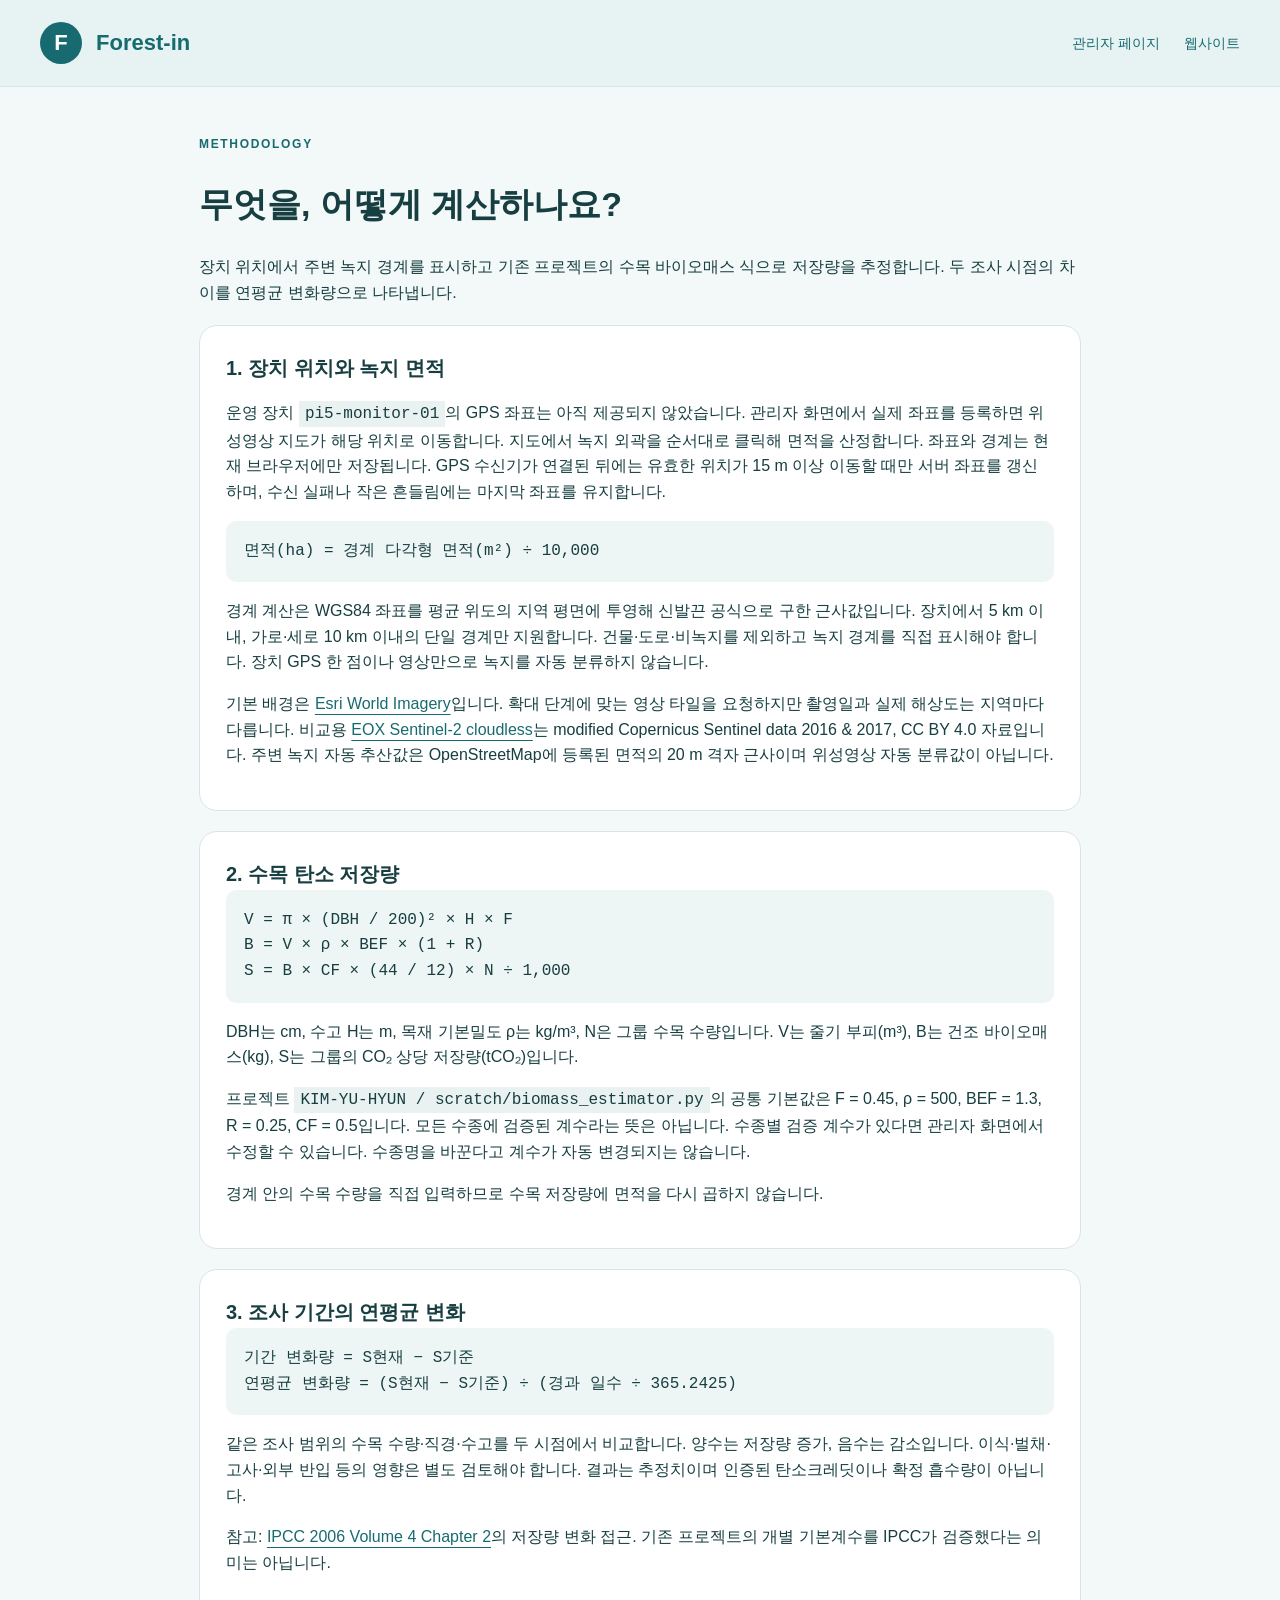
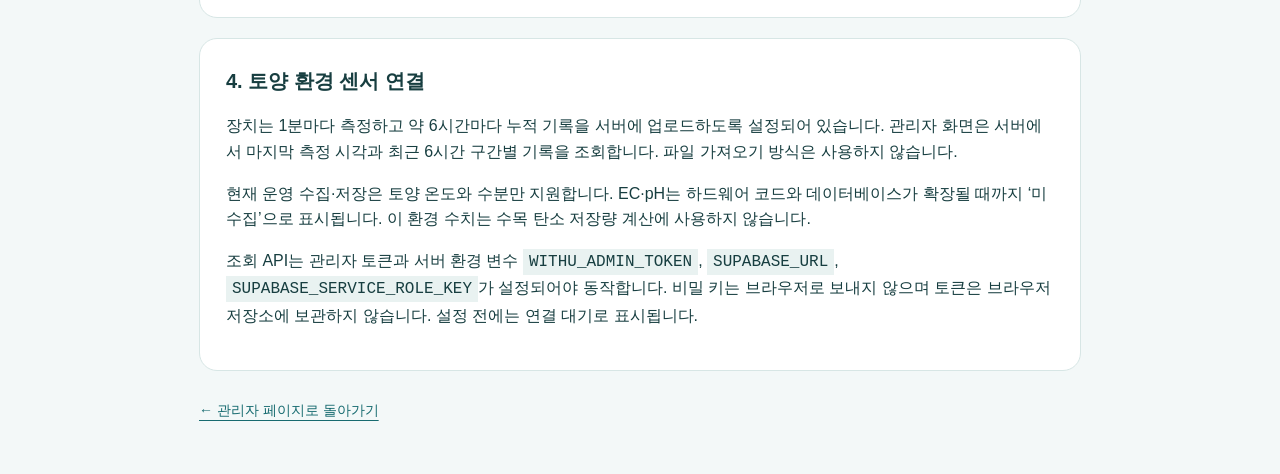
<file: carbon-method.html>
<!doctype html><html lang="ko"><head><meta charset="utf-8"><meta name="viewport" content="width=device-width,initial-scale=1"><title>Forest-in | 탄소 산정 근거</title><link rel="stylesheet" href="admin.css"></head><body><header><a class="brand" href="index.html"><span>F</span> Forest-in</a><nav><a href="admin.html">관리자 페이지</a><a href="index.html">웹사이트</a></nav></header><main class="method"><p class="eyebrow">METHODOLOGY</p><h1>무엇을, 어떻게 계산하나요?</h1><p>장치 위치에서 주변 녹지 경계를 표시하고 기존 프로젝트의 수목 바이오매스 식으로 저장량을 추정합니다. 두 조사 시점의 차이를 연평균 변화량으로 나타냅니다.</p>
<section class="panel"><h2>1. 장치 위치와 녹지 면적</h2><p>운영 장치 <code>pi5-monitor-01</code>의 GPS 좌표는 아직 제공되지 않았습니다. 관리자 화면에서 실제 좌표를 등록하면 위성영상 지도가 해당 위치로 이동합니다. 지도에서 녹지 외곽을 순서대로 클릭해 면적을 산정합니다. 좌표와 경계는 현재 브라우저에만 저장됩니다. GPS 수신기가 연결된 뒤에는 유효한 위치가 15 m 이상 이동할 때만 서버 좌표를 갱신하며, 수신 실패나 작은 흔들림에는 마지막 좌표를 유지합니다.</p><div class="formula">면적(ha) = 경계 다각형 면적(m²) ÷ 10,000</div><p>경계 계산은 WGS84 좌표를 평균 위도의 지역 평면에 투영해 신발끈 공식으로 구한 근사값입니다. 장치에서 5 km 이내, 가로·세로 10 km 이내의 단일 경계만 지원합니다. 건물·도로·비녹지를 제외하고 녹지 경계를 직접 표시해야 합니다. 장치 GPS 한 점이나 영상만으로 녹지를 자동 분류하지 않습니다.</p><p>기본 배경은 <a href="https://www.arcgis.com/home/item.html?id=10df2279f9684e4a9f6a7f08febac2a9" target="_blank" rel="noopener">Esri World Imagery</a>입니다. 확대 단계에 맞는 영상 타일을 요청하지만 촬영일과 실제 해상도는 지역마다 다릅니다. 비교용 <a href="https://cloudless.eox.at/" target="_blank" rel="noopener">EOX Sentinel-2 cloudless</a>는 modified Copernicus Sentinel data 2016 &amp; 2017, CC BY 4.0 자료입니다. 주변 녹지 자동 추산값은 OpenStreetMap에 등록된 면적의 20 m 격자 근사이며 위성영상 자동 분류값이 아닙니다.</p></section>
<section class="panel"><h2>2. 수목 탄소 저장량</h2><div class="formula">V = π × (DBH / 200)² × H × F<br>B = V × ρ × BEF × (1 + R)<br>S = B × CF × (44 / 12) × N ÷ 1,000</div><p>DBH는 cm, 수고 H는 m, 목재 기본밀도 ρ는 kg/m³, N은 그룹 수목 수량입니다. V는 줄기 부피(m³), B는 건조 바이오매스(kg), S는 그룹의 CO₂ 상당 저장량(tCO₂)입니다.</p><p>프로젝트 <code>KIM-YU-HYUN / scratch/biomass_estimator.py</code>의 공통 기본값은 F = 0.45, ρ = 500, BEF = 1.3, R = 0.25, CF = 0.5입니다. 모든 수종에 검증된 계수라는 뜻은 아닙니다. 수종별 검증 계수가 있다면 관리자 화면에서 수정할 수 있습니다. 수종명을 바꾼다고 계수가 자동 변경되지는 않습니다.</p><p>경계 안의 수목 수량을 직접 입력하므로 수목 저장량에 면적을 다시 곱하지 않습니다.</p></section>
<section class="panel"><h2>3. 조사 기간의 연평균 변화</h2><div class="formula">기간 변화량 = S현재 − S기준<br>연평균 변화량 = (S현재 − S기준) ÷ (경과 일수 ÷ 365.2425)</div><p>같은 조사 범위의 수목 수량·직경·수고를 두 시점에서 비교합니다. 양수는 저장량 증가, 음수는 감소입니다. 이식·벌채·고사·외부 반입 등의 영향은 별도 검토해야 합니다. 결과는 추정치이며 인증된 탄소크레딧이나 확정 흡수량이 아닙니다.</p><p>참고: <a href="https://www.ipcc-nggip.iges.or.jp/public/2006gl/pdf/4_Volume4/V4_02_Ch2_Generic.pdf" target="_blank" rel="noopener">IPCC 2006 Volume 4 Chapter 2</a>의 저장량 변화 접근. 기존 프로젝트의 개별 기본계수를 IPCC가 검증했다는 의미는 아닙니다.</p></section>
<section class="panel"><h2>4. 토양 환경 센서 연결</h2><p>장치는 1분마다 측정하고 약 6시간마다 누적 기록을 서버에 업로드하도록 설정되어 있습니다. 관리자 화면은 서버에서 마지막 측정 시각과 최근 6시간 구간별 기록을 조회합니다. 파일 가져오기 방식은 사용하지 않습니다.</p><p>현재 운영 수집·저장은 토양 온도와 수분만 지원합니다. EC·pH는 하드웨어 코드와 데이터베이스가 확장될 때까지 ‘미수집’으로 표시됩니다. 이 환경 수치는 수목 탄소 저장량 계산에 사용하지 않습니다.</p><p>조회 API는 관리자 토큰과 서버 환경 변수 <code>WITHU_ADMIN_TOKEN</code>, <code>SUPABASE_URL</code>, <code>SUPABASE_SERVICE_ROLE_KEY</code>가 설정되어야 동작합니다. 비밀 키는 브라우저로 보내지 않으며 토큰은 브라우저 저장소에 보관하지 않습니다. 설정 전에는 연결 대기로 표시됩니다.</p></section><footer><a href="admin.html">← 관리자 페이지로 돌아가기</a></footer></main></body></html>
</file>
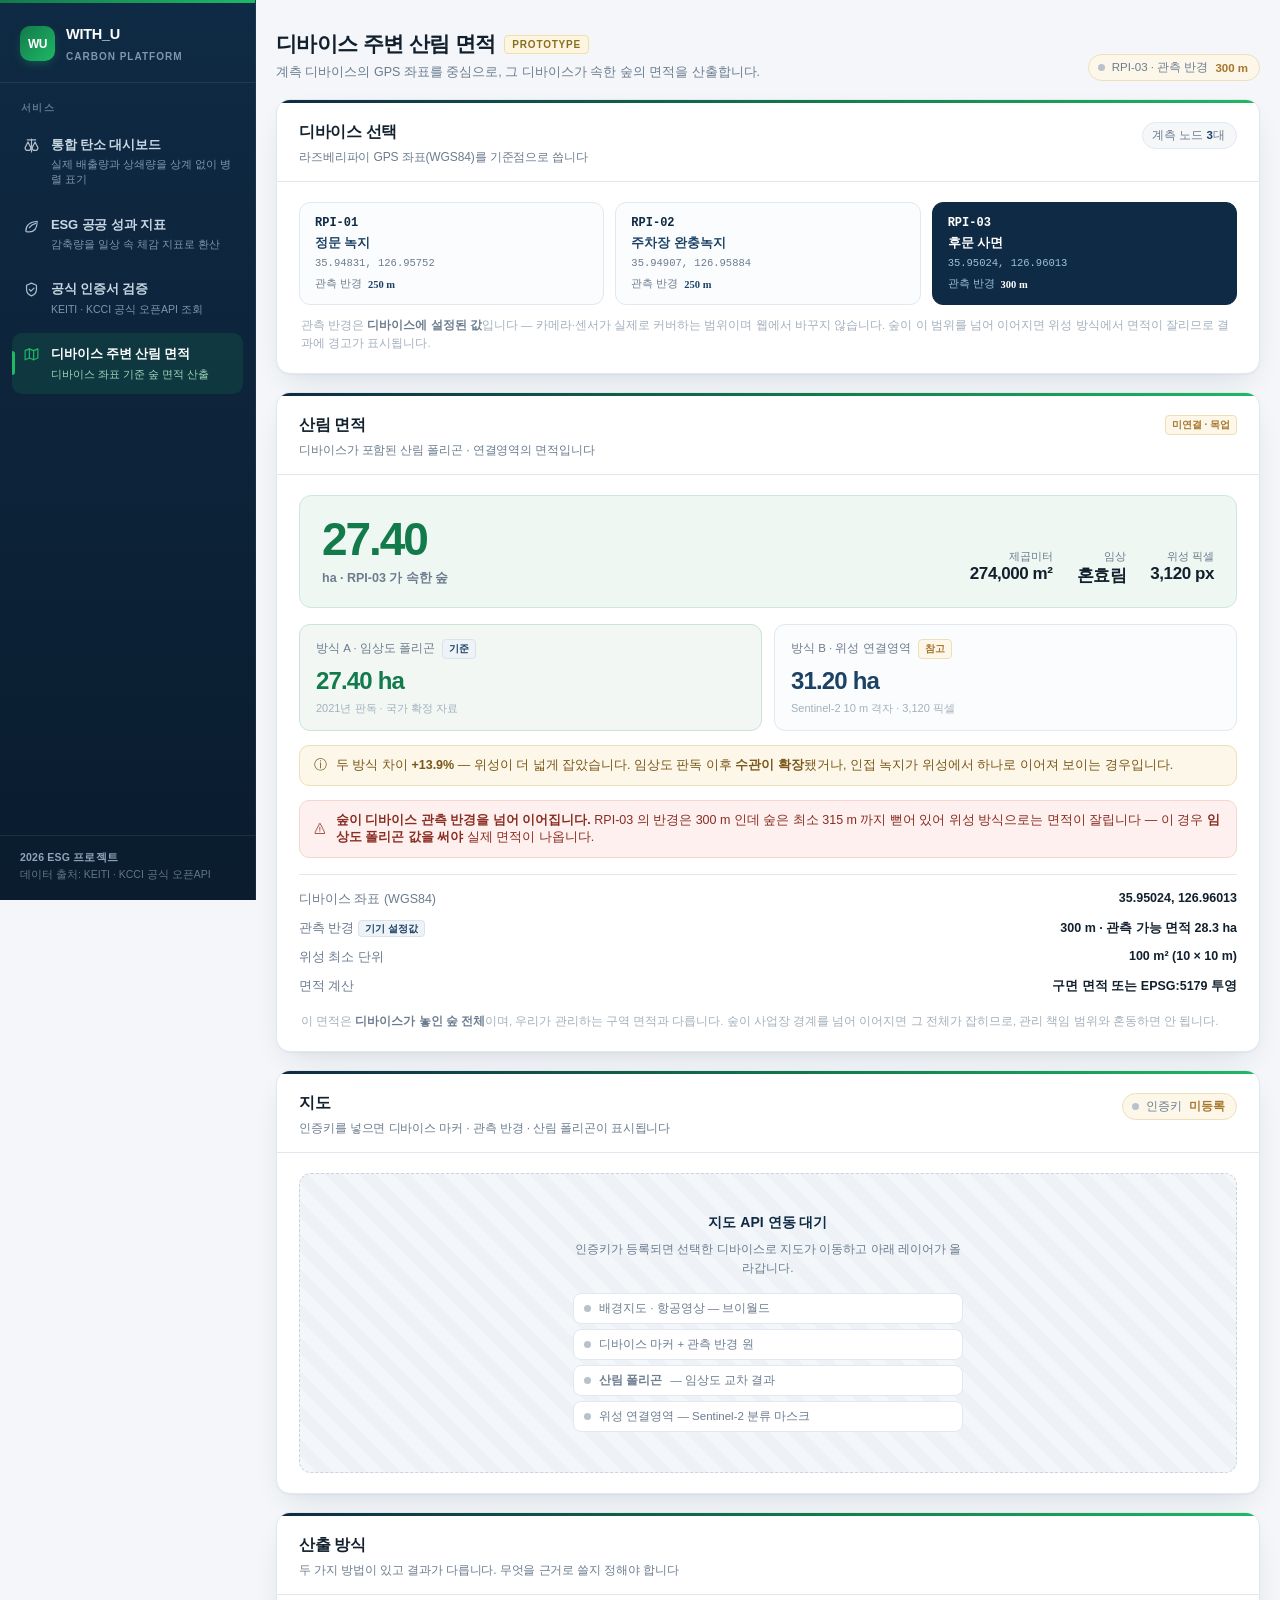
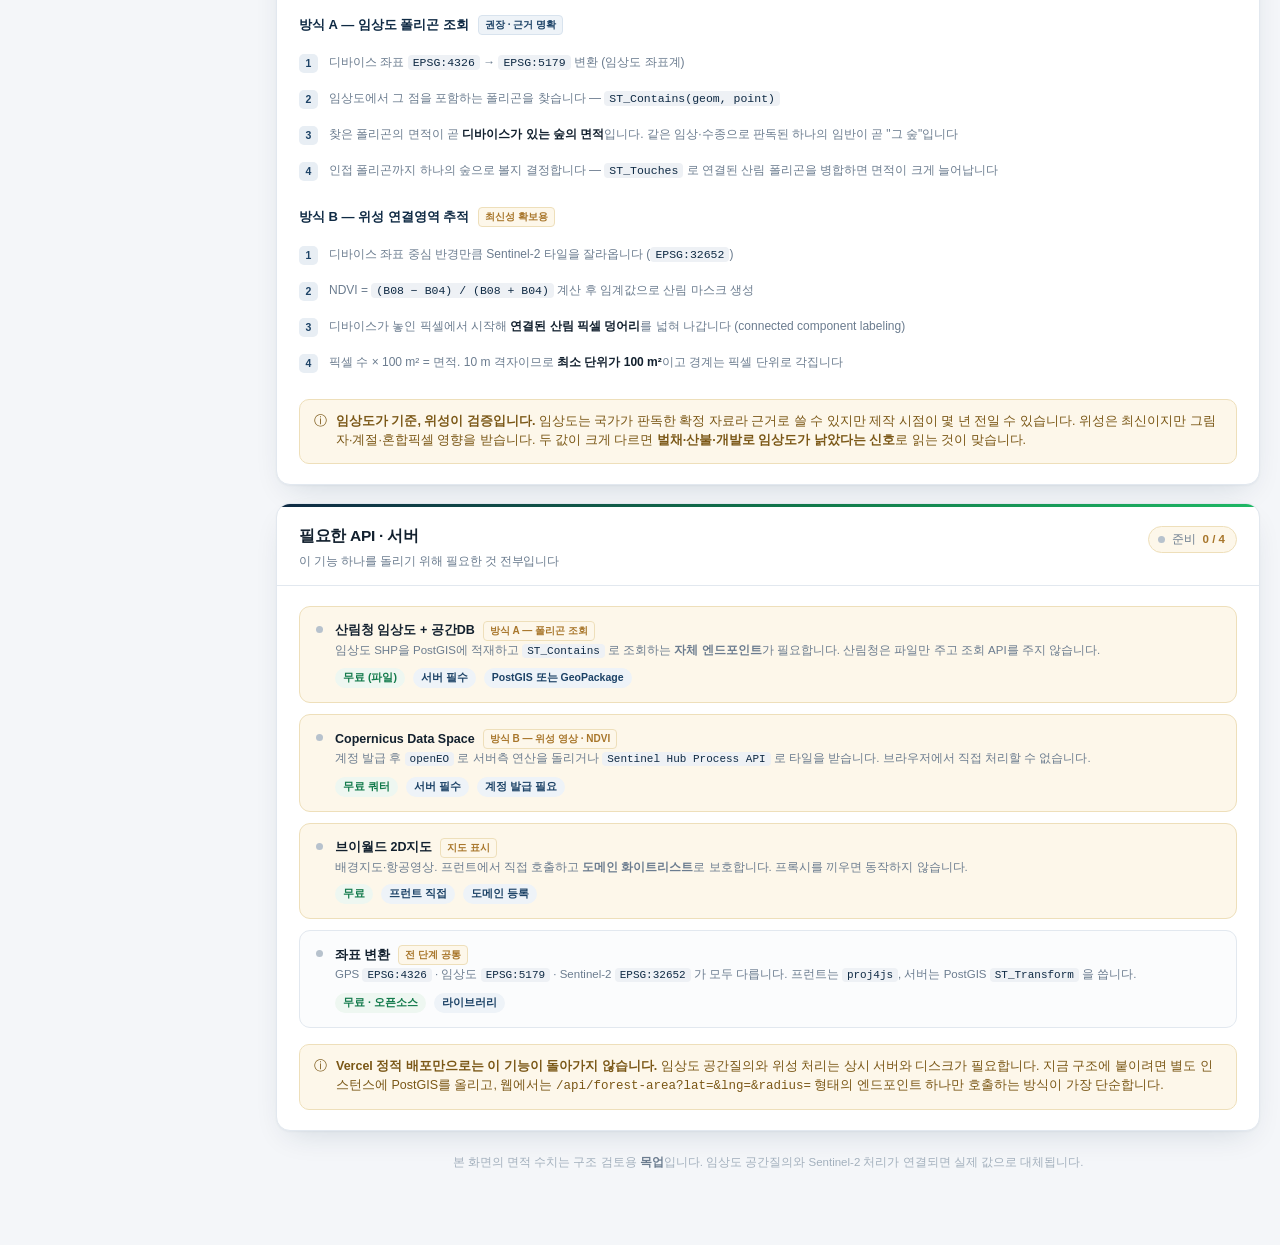
<file: forest-map.html>
<!doctype html>
<html lang="ko">
<head>
<meta charset="utf-8">
<meta name="viewport" content="width=device-width, initial-scale=1">
<title>디바이스 주변 산림 면적</title>
<link rel="stylesheet" href="assets/sidebar.css">
<style>
  :root{
    --navy:#0f2a44;
    --navy-soft:#1c4266;
    --green:#127a4b;
    --green-bright:#1fb865;
    --line:#e2e8ef;
    --bg:#f4f6f9;
    --card:#ffffff;
    --text:#12202e;
    --muted:#6b7c8f;
    --radius:14px;

    --warn:#a8762b;
    --warn-soft:#fdf7ea;
    --warn-line:#eedfba;
    --emit:#c0392b;
    --offset:#127a4b;
    --offset-soft:#eef7f1;
    --offset-line:#cfe6da;
  }
  *{box-sizing:border-box}
  body{
    margin:0; padding:30px 20px 64px; background:var(--bg); color:var(--text);
    font-family:"Pretendard","Noto Sans KR",-apple-system,BlinkMacSystemFont,"Malgun Gothic",sans-serif;
    -webkit-font-smoothing:antialiased;
  }
  .wrap{max-width:1000px; margin:0 auto}

  .card{
    background:var(--card); border:1px solid var(--line); border-radius:var(--radius);
    overflow:hidden; position:relative; margin-bottom:18px;
    box-shadow:0 1px 2px rgba(15,42,68,.04), 0 12px 32px -12px rgba(15,42,68,.16);
  }
  .card::before{
    content:""; display:block; height:3px;
    background:linear-gradient(90deg,var(--navy) 0%,var(--green) 55%,var(--green-bright) 100%);
  }
  .card-head{
    display:flex; justify-content:space-between; align-items:flex-start; gap:16px;
    padding:19px 22px 15px; border-bottom:1px solid var(--line);
  }
  .card-title{margin:0; font-size:15.5px; font-weight:700; letter-spacing:-.02em}
  .card-sub{margin:5px 0 0; font-size:12px; color:var(--muted); letter-spacing:-.01em; line-height:1.5}
  .card-body{padding:20px 22px}

  .pill{
    display:flex; align-items:center; gap:7px; flex-shrink:0;
    font-size:11.5px; color:var(--muted); background:#f6f7f9;
    border:1px solid var(--line); border-radius:99px; padding:5px 11px 5px 9px; white-space:nowrap;
  }
  .pill.warn{background:var(--warn-soft); border-color:var(--warn-line)}
  .pill.warn strong{color:var(--warn)}
  .pill strong{color:var(--navy-soft); font-weight:600}

  .dot{width:7px; height:7px; border-radius:50%; background:var(--green-bright); flex-shrink:0}
  .dot.off{background:#b7c2cd}

  .tag{font-size:10px; font-weight:700; padding:2px 6px; border-radius:4px; white-space:nowrap}
  .tag.measured{color:var(--navy-soft); background:#eef3f8; border:1px solid #d8e3ee}
  .tag.estimated{color:var(--warn); background:var(--warn-soft); border:1px solid var(--warn-line)}

  .page-head{
    display:flex; justify-content:space-between; align-items:flex-end; gap:20px;
    margin-bottom:18px; flex-wrap:wrap;
  }
  .page-head h1{
    margin:0; font-size:21px; font-weight:700; letter-spacing:-.03em;
    display:flex; align-items:center; gap:9px;
  }
  .page-head h1 em{
    font-style:normal; font-size:10px; font-weight:700; letter-spacing:.08em; color:#8a6d1f;
    background:#fdf5e0; border:1px solid #f0dfae; padding:3px 7px; border-radius:4px;
  }
  .page-head p{margin:6px 0 0; font-size:12.5px; color:var(--muted)}

  /* ── 디바이스 선택 ─────────────────────────── */
  .dev-grid{display:grid; grid-template-columns:repeat(3,1fr); gap:11px}
  .dev{
    text-align:left; padding:13px 15px; border-radius:11px; cursor:pointer;
    background:#fbfcfd; border:1px solid var(--line); font-family:inherit;
    transition:background .15s, border-color .15s, transform .1s;
  }
  .dev:hover{background:#f2f7f4; border-color:#c9e5d6; transform:translateY(-1px)}
  .dev.on{background:var(--navy); border-color:var(--navy)}
  .dev.on .dev-id, .dev.on .dev-loc{color:#fff}
  .dev.on .dev-xy{color:#9fc0d8}
  .dev-id{
    font-family:ui-monospace,"SFMono-Regular",Consolas,monospace;
    font-size:12px; font-weight:700; color:var(--navy);
  }
  .dev-loc{font-size:12.5px; font-weight:600; color:var(--navy-soft); margin-top:5px}
  .dev-xy{
    font-family:ui-monospace,"SFMono-Regular",Consolas,monospace;
    font-size:10.5px; color:var(--muted); margin-top:5px;
  }

  .dev-range{
    display:flex; align-items:center; gap:6px; margin-top:8px;
    font-size:10.5px; color:var(--muted);
  }
  .dev-range b{font-family:var(--mono, ui-monospace); font-weight:700; color:var(--navy-soft)}
  .dev.on .dev-range{color:#9fc0d8}
  .dev.on .dev-range b{color:#fff}

  /* ── 결과 ──────────────────────────────────── */
  .result{
    display:flex; align-items:flex-end; gap:26px; flex-wrap:wrap;
    padding:20px 22px; border-radius:12px;
    background:var(--offset-soft); border:1px solid var(--offset-line);
  }
  .result-main b{
    display:block; font-size:46px; font-weight:700; letter-spacing:-.045em;
    line-height:1; color:var(--green);
  }
  .result-main span{display:block; font-size:12.5px; color:var(--muted); font-weight:600; margin-top:8px}
  .result-alt{display:flex; gap:24px; flex-wrap:wrap; margin-left:auto}
  .result-alt div{text-align:right}
  .ra-k{font-size:11px; color:var(--muted)}
  .ra-v{font-size:17px; font-weight:700; letter-spacing:-.025em; font-variant-numeric:tabular-nums}

  .compare{display:grid; grid-template-columns:1fr 1fr; gap:12px; margin-top:16px}
  .cmp{padding:14px 16px; border-radius:11px; background:#fbfcfd; border:1px solid var(--line)}
  .cmp.pick{background:#f2f7f4; border-color:#c9e5d6}
  .cmp-k{font-size:11.5px; color:var(--muted); display:flex; align-items:center; gap:7px; flex-wrap:wrap}
  .cmp-v{font-size:24px; font-weight:700; letter-spacing:-.035em; margin-top:8px; font-variant-numeric:tabular-nums}
  .cmp-n{font-size:11px; color:#a3b0bd; margin-top:5px; line-height:1.5}

  .diff{
    display:flex; align-items:center; gap:9px; margin-top:14px; padding:11px 14px;
    border-radius:10px; font-size:12.5px;
    background:var(--warn-soft); border:1px solid var(--warn-line); color:#7a5716;
  }
  .diff b{font-weight:700}

  .krow{display:flex; justify-content:space-between; gap:12px; padding:6px 0; font-size:12.5px}
  .krow span{color:var(--muted)}
  .krow strong{font-weight:700; font-variant-numeric:tabular-nums}
  .krows{margin-top:16px; border-top:1px solid var(--line); padding-top:10px}

  /* ── 지도 ──────────────────────────────────── */
  .mapbox{
    position:relative; height:300px; border-radius:12px; overflow:hidden;
    background:repeating-linear-gradient(45deg,#f4f7fa 0 12px,#eef2f6 12px 24px);
    border:1px dashed #c9d4de; display:flex; align-items:center; justify-content:center; text-align:center;
  }
  .mapbox-in{max-width:430px; padding:20px}
  .mapbox-in h3{margin:0 0 8px; font-size:14px; font-weight:700; color:var(--navy)}
  .mapbox-in p{margin:0; font-size:12px; color:var(--muted); line-height:1.6}
  .layer-list{margin-top:14px; display:flex; flex-direction:column; gap:5px; text-align:left}
  .layer{
    display:flex; align-items:center; gap:8px; font-size:11.5px; color:var(--muted);
    background:#fff; border:1px solid var(--line); border-radius:8px; padding:7px 10px;
  }

  /* ── 산출 단계 ─────────────────────────────── */
  .method{margin-bottom:18px}
  .method:last-child{margin-bottom:0}
  .method-h{
    display:flex; align-items:center; gap:9px; font-size:13px; font-weight:700;
    color:var(--navy); margin-bottom:10px; flex-wrap:wrap;
  }
  .bstep{display:flex; gap:11px; padding:8px 0; font-size:12px; line-height:1.6}
  .bstep-n{
    width:19px; height:19px; border-radius:5px; flex-shrink:0; margin-top:1px;
    background:#e8eef4; color:var(--navy-soft); font-size:10.5px; font-weight:700;
    display:grid; place-items:center;
  }
  .bstep code{
    font-family:ui-monospace,"SFMono-Regular",Consolas,monospace; font-size:11.5px;
    background:#eef1f5; padding:1px 5px; border-radius:4px; color:var(--navy);
  }
  .bstep-t{color:var(--muted)}
  .bstep-t b{color:var(--text); font-weight:700}

  /* ── 필요 API ──────────────────────────────── */
  .api{display:flex; flex-direction:column; gap:11px}
  .api-row{
    display:flex; align-items:flex-start; gap:12px; padding:14px 16px; border-radius:11px;
    background:#fbfcfd; border:1px solid var(--line); font-size:12.5px;
  }
  .api-row.need{background:var(--warn-soft); border-color:var(--warn-line)}
  .api-b{flex:1; min-width:0}
  .api-n{font-weight:700; display:flex; align-items:center; gap:8px; flex-wrap:wrap}
  .api-d{color:var(--muted); font-size:11.5px; line-height:1.6; margin-top:5px}
  .api-d code{
    font-family:ui-monospace,"SFMono-Regular",Consolas,monospace; font-size:11px;
    background:#eef1f5; padding:1px 5px; border-radius:4px; color:var(--navy);
  }
  .api-meta{display:flex; gap:8px; flex-wrap:wrap; margin-top:8px}
  .chip{
    font-size:10.5px; font-weight:600; padding:3px 8px; border-radius:99px;
    background:#eef1f5; color:var(--navy-soft); white-space:nowrap;
  }
  .chip.free{background:var(--offset-soft); color:var(--offset)}
  .chip.pay{background:#fdf0ee; color:var(--emit)}
  .chip.srv{background:#eef3f8; color:var(--navy-soft)}

  .banner{
    display:flex; align-items:flex-start; gap:9px; margin-top:16px; padding:12px 14px;
    border-radius:10px; font-size:12.5px; line-height:1.55;
    background:var(--warn-soft); border:1px solid var(--warn-line); color:#7a5716;
  }
  .banner b{font-weight:700}
  .note{margin:12px 2px 0; font-size:11.5px; color:#a3b0bd; line-height:1.55}
  .note b{color:var(--muted)}

  .foot{margin-top:22px; text-align:center; font-size:11.5px; color:#a3b0bd; line-height:1.7}
  .foot b{color:var(--muted)}

  @media (max-width:900px){
    .dev-grid{grid-template-columns:1fr}
    .compare{grid-template-columns:1fr}
    .result-alt{margin-left:0; width:100%}
  }
  @media (max-width:640px){
    body{padding:22px 14px 48px}
    .card-head{flex-direction:column; gap:11px}
    .page-head h1{font-size:18px}
    .result-main b{font-size:36px}
    .result-alt div{text-align:left}
  }
</style>
</head>
<body class="wu-has-sidebar">
<div class="wrap">

  <div class="page-head">
    <div>
      <h1>디바이스 주변 산림 면적 <em>PROTOTYPE</em></h1>
      <p>계측 디바이스의 GPS 좌표를 중심으로, 그 디바이스가 속한 숲의 면적을 산출합니다.</p>
    </div>
    <div class="pill warn" id="statePill"></div>
  </div>

  <!-- 1. 디바이스 선택 -->
  <section class="card">
    <div class="card-head">
      <div>
        <h2 class="card-title">디바이스 선택</h2>
        <p class="card-sub">라즈베리파이 GPS 좌표(WGS84)를 기준점으로 씁니다</p>
      </div>
      <div class="pill" id="devPill"></div>
    </div>
    <div class="card-body">
      <div class="dev-grid" id="devGrid"></div>
      <p class="note">관측 반경은 <b>디바이스에 설정된 값</b>입니다 — 카메라·센서가 실제로 커버하는 범위이며
        웹에서 바꾸지 않습니다. 숲이 이 범위를 넘어 이어지면 위성 방식에서 면적이 잘리므로
        결과에 경고가 표시됩니다.</p>
    </div>
  </section>

  <!-- 2. 결과 -->
  <section class="card">
    <div class="card-head">
      <div>
        <h2 class="card-title">산림 면적</h2>
        <p class="card-sub">디바이스가 포함된 산림 폴리곤 · 연결영역의 면적입니다</p>
      </div>
      <span class="tag estimated">미연결 · 목업</span>
    </div>
    <div class="card-body" id="resultCard"></div>
  </section>

  <!-- 3. 지도 -->
  <section class="card">
    <div class="card-head">
      <div>
        <h2 class="card-title">지도</h2>
        <p class="card-sub">인증키를 넣으면 디바이스 마커 · 관측 반경 · 산림 폴리곤이 표시됩니다</p>
      </div>
      <div class="pill warn"><span class="dot off"></span>인증키 <strong>미등록</strong></div>
    </div>
    <div class="card-body">
      <div class="mapbox">
        <div class="mapbox-in">
          <h3>지도 API 연동 대기</h3>
          <p>인증키가 등록되면 선택한 디바이스로 지도가 이동하고 아래 레이어가 올라갑니다.</p>
          <div class="layer-list">
            <div class="layer"><span class="dot off"></span>배경지도 · 항공영상 — 브이월드</div>
            <div class="layer"><span class="dot off"></span>디바이스 마커 + 관측 반경 원</div>
            <div class="layer"><span class="dot off"></span><b>산림 폴리곤</b> — 임상도 교차 결과</div>
            <div class="layer"><span class="dot off"></span>위성 연결영역 — Sentinel-2 분류 마스크</div>
          </div>
        </div>
      </div>
    </div>
  </section>

  <!-- 4. 산출 방식 -->
  <section class="card">
    <div class="card-head">
      <div>
        <h2 class="card-title">산출 방식</h2>
        <p class="card-sub">두 가지 방법이 있고 결과가 다릅니다. 무엇을 근거로 쓸지 정해야 합니다</p>
      </div>
    </div>
    <div class="card-body">

      <div class="method">
        <div class="method-h">방식 A — 임상도 폴리곤 조회 <span class="tag measured">권장 · 근거 명확</span></div>
        <div class="bstep"><span class="bstep-n">1</span><span class="bstep-t">
          디바이스 좌표 <code>EPSG:4326</code> → <code>EPSG:5179</code> 변환 (임상도 좌표계)
        </span></div>
        <div class="bstep"><span class="bstep-n">2</span><span class="bstep-t">
          임상도에서 그 점을 포함하는 폴리곤을 찾습니다 — <code>ST_Contains(geom, point)</code>
        </span></div>
        <div class="bstep"><span class="bstep-n">3</span><span class="bstep-t">
          찾은 폴리곤의 면적이 곧 <b>디바이스가 있는 숲의 면적</b>입니다.
          같은 임상·수종으로 판독된 하나의 임반이 곧 "그 숲"입니다
        </span></div>
        <div class="bstep"><span class="bstep-n">4</span><span class="bstep-t">
          인접 폴리곤까지 하나의 숲으로 볼지 결정합니다 — <code>ST_Touches</code> 로 연결된
          산림 폴리곤을 병합하면 면적이 크게 늘어납니다
        </span></div>
      </div>

      <div class="method">
        <div class="method-h">방식 B — 위성 연결영역 추적 <span class="tag estimated">최신성 확보용</span></div>
        <div class="bstep"><span class="bstep-n">1</span><span class="bstep-t">
          디바이스 좌표 중심 반경만큼 Sentinel-2 타일을 잘라옵니다 (<code>EPSG:32652</code>)
        </span></div>
        <div class="bstep"><span class="bstep-n">2</span><span class="bstep-t">
          NDVI = <code>(B08 − B04) / (B08 + B04)</code> 계산 후 임계값으로 산림 마스크 생성
        </span></div>
        <div class="bstep"><span class="bstep-n">3</span><span class="bstep-t">
          디바이스가 놓인 픽셀에서 시작해 <b>연결된 산림 픽셀 덩어리</b>를 넓혀 나갑니다
          (connected component labeling)
        </span></div>
        <div class="bstep"><span class="bstep-n">4</span><span class="bstep-t">
          픽셀 수 × 100 m² = 면적. 10 m 격자이므로 <b>최소 단위가 100 m²</b>이고
          경계는 픽셀 단위로 각집니다
        </span></div>
      </div>

      <div class="banner"><span>ⓘ</span><span>
        <b>임상도가 기준, 위성이 검증입니다.</b> 임상도는 국가가 판독한 확정 자료라 근거로 쓸 수 있지만
        제작 시점이 몇 년 전일 수 있습니다. 위성은 최신이지만 그림자·계절·혼합픽셀 영향을 받습니다.
        두 값이 크게 다르면 <b>벌채·산불·개발로 임상도가 낡았다는 신호</b>로 읽는 것이 맞습니다.
      </span></div>
    </div>
  </section>

  <!-- 5. 필요한 API / 서버 -->
  <section class="card">
    <div class="card-head">
      <div>
        <h2 class="card-title">필요한 API · 서버</h2>
        <p class="card-sub">이 기능 하나를 돌리기 위해 필요한 것 전부입니다</p>
      </div>
      <div class="pill warn"><span class="dot off"></span>준비 <strong>0 / 4</strong></div>
    </div>
    <div class="card-body" id="apiCard"></div>
  </section>

  <p class="foot">
    본 화면의 면적 수치는 구조 검토용 <b>목업</b>입니다. 임상도 공간질의와 Sentinel-2 처리가
    연결되면 실제 값으로 대체됩니다.
  </p>

</div>

<script>
(function () {
  'use strict';

  /* ═══════════════════════════════════════════════════════
     디바이스 — 실제 연동 시 이 배열만 계측 파이프라인 응답으로 교체.
     rangeM       : 디바이스에 설정된 관측 반경. 기기 스펙에서 오는 값이며
                    웹에서 조절하지 않는다.
     forestHaMap  : 임상도 폴리곤 조회 결과 (방식 A)
     forestHaSat  : 위성 연결영역 결과 (방식 B)
     ═══════════════════════════════════════════════════════ */
  var DEVICES = [
    { id:'RPI-01', place:'정문 녹지',        lat:35.94831, lng:126.95752, rangeM:250,
      forestHaMap: 1.8,  forestHaSat: 1.5,  canopy:'침엽수림', mapYear:2021 },
    { id:'RPI-02', place:'주차장 완충녹지',  lat:35.94907, lng:126.95884, rangeM:250,
      forestHaMap: 0.6,  forestHaSat: 0.4,  canopy:'활엽수림', mapYear:2021 },
    { id:'RPI-03', place:'후문 사면',        lat:35.95024, lng:126.96013, rangeM:300,
      forestHaMap:27.4,  forestHaSat:31.2,  canopy:'혼효림',   mapYear:2021 }
  ];

  var PIXEL_M2 = 100;          // Sentinel-2 10m × 10m
  var current  = DEVICES[2];   // 기본: 사면 (숲이 관측 반경을 넘는 사례)

  var APIS = [
    { name:'산림청 임상도 + 공간DB', role:'방식 A — 폴리곤 조회',
      what:'임상도 SHP을 PostGIS에 적재하고 <code>ST_Contains</code> 로 조회하는 <b>자체 엔드포인트</b>가 필요합니다. 산림청은 파일만 주고 조회 API를 주지 않습니다.',
      chips:['무료 (파일)','서버 필수','PostGIS 또는 GeoPackage'], need:true },
    { name:'Copernicus Data Space', role:'방식 B — 위성 영상 · NDVI',
      what:'계정 발급 후 <code>openEO</code> 로 서버측 연산을 돌리거나 <code>Sentinel Hub Process API</code> 로 타일을 받습니다. 브라우저에서 직접 처리할 수 없습니다.',
      chips:['무료 쿼터','서버 필수','계정 발급 필요'], need:true },
    { name:'브이월드 2D지도', role:'지도 표시',
      what:'배경지도·항공영상. 프런트에서 직접 호출하고 <b>도메인 화이트리스트</b>로 보호합니다. 프록시를 끼우면 동작하지 않습니다.',
      chips:['무료','프런트 직접','도메인 등록'], need:true },
    { name:'좌표 변환', role:'전 단계 공통',
      what:'GPS <code>EPSG:4326</code> · 임상도 <code>EPSG:5179</code> · Sentinel-2 <code>EPSG:32652</code> 가 모두 다릅니다. 프런트는 <code>proj4js</code>, 서버는 PostGIS <code>ST_Transform</code> 을 씁니다.',
      chips:['무료 · 오픈소스','라이브러리'], need:false }
  ];

  function el(id) { return document.getElementById(id); }
  function esc(s) {
    return String(s).replace(/[&<>"']/g, function (c) {
      return { '&':'&amp;','<':'&lt;','>':'&gt;','"':'&quot;',"'":'&#39;' }[c];
    });
  }
  function fmt(n, d) {
    var k = typeof d === 'number' ? d : (Math.abs(n) >= 1000 ? 0 : 1);
    return Number(n).toLocaleString('ko-KR', { minimumFractionDigits:k, maximumFractionDigits:k });
  }

  /* ── 디바이스 버튼 ─────────────────────────── */
  function renderDevices() {
    el('devPill').innerHTML = '<span>계측 노드 <strong>' + DEVICES.length + '</strong>대</span>';
    el('devGrid').innerHTML = DEVICES.map(function (d) {
      return '<button type="button" class="dev' + (d.id === current.id ? ' on' : '') +
        '" data-id="' + d.id + '" aria-pressed="' + (d.id === current.id) + '">' +
        '<div class="dev-id">' + esc(d.id) + '</div>' +
        '<div class="dev-loc">' + esc(d.place) + '</div>' +
        '<div class="dev-xy">' + d.lat.toFixed(5) + ', ' + d.lng.toFixed(5) + '</div>' +
        '<div class="dev-range">관측 반경 <b>' + fmt(d.rangeM, 0) + ' m</b></div>' +
      '</button>';
    }).join('');

    Array.prototype.forEach.call(el('devGrid').querySelectorAll('.dev'), function (b) {
      b.addEventListener('click', function () {
        current = DEVICES.filter(function (d) { return d.id === b.getAttribute('data-id'); })[0];
        renderDevices();
        renderResult();
      });
    });
  }

  /* ── 결과 ──────────────────────────────────── */
  function renderResult() {
    var d = current;
    var ha  = d.forestHaMap;                 // 기준값은 임상도
    var m2  = ha * 10000;
    var px  = Math.round(d.forestHaSat * 10000 / PIXEL_M2);
    var gap = d.forestHaMap > 0 ? (d.forestHaSat - d.forestHaMap) / d.forestHaMap * 100 : 0;
    /* 위성 결과를 원으로 환산한 반지름이 관측 반경에 근접하면 면적이 잘렸다는 신호 */
    var reachM   = Math.sqrt(d.forestHaSat * 10000 / Math.PI);
    var edgeWarn = reachM > d.rangeM * 0.85;

    el('statePill').innerHTML = '<span class="dot off"></span>' + esc(d.id) +
      ' · 관측 반경 <strong>' + fmt(d.rangeM, 0) + ' m</strong>';

    el('resultCard').innerHTML =
      '<div class="result">' +
        '<div class="result-main">' +
          '<b>' + fmt(ha, 2) + '</b>' +
          '<span>ha · ' + esc(d.id) + ' 가 속한 숲</span>' +
        '</div>' +
        '<div class="result-alt">' +
          '<div><div class="ra-k">제곱미터</div><div class="ra-v">' + fmt(m2, 0) + ' m²</div></div>' +
          '<div><div class="ra-k">임상</div><div class="ra-v">' + esc(d.canopy) + '</div></div>' +
          '<div><div class="ra-k">위성 픽셀</div><div class="ra-v">' + fmt(px, 0) + ' px</div></div>' +
        '</div>' +
      '</div>' +

      '<div class="compare">' +
        '<div class="cmp pick">' +
          '<div class="cmp-k">방식 A · 임상도 폴리곤 <span class="tag measured">기준</span></div>' +
          '<div class="cmp-v" style="color:var(--green)">' + fmt(d.forestHaMap, 2) + ' ha</div>' +
          '<div class="cmp-n">' + d.mapYear + '년 판독 · 국가 확정 자료</div>' +
        '</div>' +
        '<div class="cmp">' +
          '<div class="cmp-k">방식 B · 위성 연결영역 <span class="tag estimated">참고</span></div>' +
          '<div class="cmp-v" style="color:var(--navy-soft)">' + fmt(d.forestHaSat, 2) + ' ha</div>' +
          '<div class="cmp-n">Sentinel-2 10 m 격자 · ' + fmt(px, 0) + ' 픽셀</div>' +
        '</div>' +
      '</div>' +

      '<div class="diff"><span>ⓘ</span><span>' +
        '두 방식 차이 <b>' + (gap >= 0 ? '+' : '') + gap.toFixed(1) + '%</b> — ' +
        (Math.abs(gap) < 10
          ? '오차 범위 안입니다. 임상도 값을 그대로 쓰면 됩니다.'
          : gap > 0
            ? '위성이 더 넓게 잡았습니다. 임상도 판독 이후 <b>수관이 확장</b>됐거나, 인접 녹지가 위성에서 하나로 이어져 보이는 경우입니다.'
            : '위성이 더 좁게 잡았습니다. 임상도 판독 이후 <b>벌채·산불·개발</b>이 있었는지 확인해야 합니다.') +
      '</span></div>' +

      (edgeWarn
        ? '<div class="diff" style="background:#fdf0ee; border-color:#f5d7d2; color:#8a2c20">' +
            '<span>⚠</span><span><b>숲이 디바이스 관측 반경을 넘어 이어집니다.</b> ' +
            esc(d.id) + ' 의 반경은 ' + fmt(d.rangeM, 0) + ' m 인데 숲은 최소 ' +
            fmt(reachM, 0) + ' m 까지 뻗어 있어 위성 방식으로는 면적이 잘립니다 — ' +
            '이 경우 <b>임상도 폴리곤 값을 써야</b> 실제 면적이 나옵니다.' +
          '</span></div>'
        : '') +

      '<div class="krows">' +
        '<div class="krow"><span>디바이스 좌표 (WGS84)</span><strong>' +
          d.lat.toFixed(5) + ', ' + d.lng.toFixed(5) + '</strong></div>' +
        '<div class="krow"><span>관측 반경 <span class="tag measured">기기 설정값</span></span><strong>' +
          fmt(d.rangeM, 0) + ' m · 관측 가능 면적 ' +
          fmt(Math.PI * d.rangeM * d.rangeM / 10000, 1) + ' ha</strong></div>' +
        '<div class="krow"><span>위성 최소 단위</span><strong>' + PIXEL_M2 + ' m² (10 × 10 m)</strong></div>' +
        '<div class="krow"><span>면적 계산</span><strong>구면 면적 또는 EPSG:5179 투영</strong></div>' +
      '</div>' +

      '<p class="note">이 면적은 <b>디바이스가 놓인 숲 전체</b>이며, 우리가 관리하는 구역 면적과 다릅니다. ' +
        '숲이 사업장 경계를 넘어 이어지면 그 전체가 잡히므로, 관리 책임 범위와 혼동하면 안 됩니다.</p>';
  }

  /* ── 필요한 API ────────────────────────────── */
  function renderApis() {
    el('apiCard').innerHTML = '<div class="api">' + APIS.map(function (a) {
      return '<div class="api-row' + (a.need ? ' need' : '') + '">' +
        '<span class="dot off" style="margin-top:5px"></span>' +
        '<span class="api-b">' +
          '<span class="api-n">' + esc(a.name) +
            ' <span class="tag estimated">' + esc(a.role) + '</span></span>' +
          '<span class="api-d">' + a.what + '</span>' +
          '<span class="api-meta">' + a.chips.map(function (c, i) {
            var cls = i === 0 ? (c.indexOf('무료') === 0 ? 'free' : 'pay') : 'srv';
            return '<span class="chip ' + cls + '">' + esc(c) + '</span>';
          }).join('') + '</span>' +
        '</span>' +
      '</div>';
    }).join('') + '</div>' +
    '<div class="banner"><span>ⓘ</span><span>' +
      '<b>Vercel 정적 배포만으로는 이 기능이 돌아가지 않습니다.</b> 임상도 공간질의와 위성 처리는 ' +
      '상시 서버와 디스크가 필요합니다. 지금 구조에 붙이려면 별도 인스턴스에 PostGIS를 올리고, ' +
      '웹에서는 <code>/api/forest-area?lat=&lng=&radius=</code> 형태의 엔드포인트 하나만 호출하는 방식이 ' +
      '가장 단순합니다.' +
    '</span></div>';
  }

  renderDevices();
  renderApis();
  renderResult();
})();
</script>
<script src="assets/sidebar.js" defer></script>
</body>
</html>
</file>
<file: website/theme.css>
/* Visual reference: https://thankscarbon.com/ — original WITH_U content retained. */
:root{--ink:#142e30;--forest:#155f64;--green:#197e84;--mint:#e4f3f1;--lime:#e0f1e6;--paper:#fff;--line:#dce8e6;--muted:#5f7474;--radius:20px;--shadow:0 16px 48px rgba(30,74,75,.045)}
body{background:linear-gradient(180deg,#e7f3f4 0,#f5fafa 440px,#fff 820px);font-size:15px;-webkit-font-smoothing:antialiased}
button,a,select{touch-action:manipulation}
button{transition:background .2s,color .2s,box-shadow .2s,transform .2s}
button:focus-visible,a:focus-visible,select:focus-visible{outline:3px solid #208e97;outline-offset:5px}
button:hover{transform:translateY(-1px)}
.site-header{height:94px;padding:0 max(32px,calc((100vw - 1200px)/2));gap:28px;background:rgba(232,244,244,.94);border-bottom:1px solid rgba(22,87,88,.08);backdrop-filter:blur(18px)}
.brand{gap:12px}.brand-mark{width:42px;height:42px;border-radius:50%;background:#176b70;color:#fff;font-size:22px;font-weight:700}.brand strong{font-size:21px;letter-spacing:.13em}.brand small{font-size:8px;letter-spacing:.2em;margin-top:7px;color:#557575}
.top-nav{gap:15px}.top-nav button{position:relative;border-radius:0;background:transparent;padding:13px 3px;color:#365658;font-size:14px;font-weight:700}
.top-nav button:hover,.top-nav button.active{background:transparent;color:#137f85}.top-nav button:after{content:"";position:absolute;bottom:4px;left:3px;right:3px;height:2px;background:currentColor;transform:scaleX(0);transition:transform .2s;transform-origin:left}.top-nav button.active:after,.top-nav button:hover:after{transform:scaleX(1)}
.header-cta{padding:13px 20px;border:0;background:#1b8087;font-weight:700;font-size:13px;box-shadow:none}.header-cta:hover{background:#155f64}
main{max-width:1264px;padding:0 32px 90px}
.page{animation:rise .35s ease}
.eyebrow{font-size:11px;font-weight:700;letter-spacing:.16em;gap:10px}.eyebrow:before{width:6px;height:6px;border-radius:50%}
.activity-intro{position:relative;isolation:isolate;display:flex;flex-direction:column;justify-content:center;min-height:500px;padding:68px 0 76px;margin:0 0 34px;background:transparent;border:0;border-radius:0}
.activity-intro:after{content:"";position:absolute;z-index:-1;right:0;top:68px;width:350px;aspect-ratio:1;border-radius:50%;background:#bdd9d4 url('./assets/forest.jpg') center 48%/cover;box-shadow:20px 20px 0 #d9eae7}
.activity-intro:before{content:"";position:absolute;right:295px;top:350px;width:72px;height:72px;border:1px solid #72aba6;border-radius:50%;z-index:-2}
.activity-intro .eyebrow{margin-bottom:17px}
.activity-intro h2{max-width:690px;width:calc(100% - 380px);margin:0 0 25px;font-size:clamp(32px,3.45vw,46px);font-weight:750;letter-spacing:-.055em;line-height:1.4;text-wrap:balance}
.activity-intro p{width:calc(100% - 415px);max-width:650px;color:#4f6869;font-size:15px;line-height:1.95}
.intro{gap:24px;margin:42px 0 28px}.intro h1{font-size:clamp(28px,3vw,37px);line-height:1.35;letter-spacing:-.05em;font-weight:750;margin:12px 0}.intro p{font-size:14px;line-height:1.8;word-break:keep-all}.asof{background:transparent;border:0;padding:0;color:#617979;font-size:11px;letter-spacing:.02em}
.metric-grid{gap:0;border-top:1px solid #c9dcda;border-bottom:1px solid #c9dcda;padding:26px 0}
.metric{min-height:174px;padding:9px 32px;background:transparent;border:0;border-right:1px solid var(--line);border-radius:0;box-shadow:none;overflow:visible}.metric:first-child{padding-left:0}.metric:last-child{border:0}.metric:after{display:none}.metric-label{font-size:14px;color:#435f60;font-weight:600}.metric-icon{width:31px;height:31px;border-radius:50%;background:#e5f1ee;color:#267974}.metric:nth-child(2) .metric-icon{background:#e4f2f3;color:#1f7a83}.metric:nth-child(3) .metric-icon{background:#f4eee2;color:#917446}.metric-value{font-size:56px;font-weight:650;letter-spacing:-.045em;color:#164f52;margin-top:23px;font-variant-numeric:tabular-nums}.metric-value small{font-size:17px;font-weight:500;letter-spacing:0}.metric-note{font-size:12px;margin-top:15px;line-height:1.7}
.dashboard-actions{margin-top:40px;gap:24px;grid-template-columns:1fr 1fr}.action-panel{position:relative;overflow:hidden;background:#175c61;border-radius:20px;padding:34px;min-height:285px}.action-panel:after{content:"";position:absolute;pointer-events:none;right:-55px;bottom:-130px;width:280px;height:280px;border:1px solid #518789;border-radius:50%;box-shadow:0 0 0 36px #ffffff04}.action-panel>*{position:relative;z-index:1}.action-panel .eyebrow{color:#bfdfd8}.action-panel .eyebrow:before{background:#bfdfd8}.action-panel h2{font-size:29px;line-height:1.45;margin:16px 0 12px;font-weight:650}.action-panel p{color:#d0e3e1;line-height:1.8}.action-link{background:#fff;color:#155f64;padding:12px 20px;font-size:13px;font-weight:700;margin-top:20px}.action-link:hover{background:#e7f6ef}.summary-card{padding:32px 34px;border-color:#d9e5e2;border-radius:20px;background:#f5f9f7;min-height:285px}.summary-card h2{font-size:21px;font-weight:650}.summary-list{margin-top:17px}.summary-list li{border-color:#dce8e4;padding:12px 0}.summary-list span{color:#516a66}.summary-list b{font-weight:650}.summary-card .action-link{background:#1b8087!important;margin-top:16px!important}.summary-card .action-link:hover{background:#155f64!important}
#credits,#reports{padding-top:52px}.credit-overview{padding:48px;background:#e6f2f1;border:1px solid #d4e6e2;border-radius:24px;color:var(--ink)}.credit-overview:after{width:275px;height:275px;right:35px;top:45px;border:0;background:#bdd9d4 url('./assets/forest.jpg') center/cover;box-shadow:15px 15px 0 #d2e5df;opacity:.94}.credit-overview .eyebrow{color:var(--green)}.credit-overview .eyebrow:before{background:var(--green)}.credit-overview h1{font-size:clamp(32px,4vw,49px);font-weight:650;line-height:1.35;letter-spacing:-.05em;max-width:65%;margin:17px 0 20px}.credit-overview p{color:#4c6968;max-width:61%;font-size:14px;line-height:1.85;word-break:keep-all}.credit-major{margin-top:34px;gap:10px;flex-wrap:wrap}.credit-major b{font-size:58px;font-weight:600;color:#155f64}.credit-major span{font-size:16px;font-weight:500;color:#346764}.credit-major small{background:#cfe7dd;color:#2d6357;font-weight:600;padding:6px 12px}
.status-grid{gap:20px;margin-top:24px}.status-card{padding:27px;border-radius:16px;background:#fff;border-color:#dce8e6}.status-card.available{background:#f3f9f5;border-color:#d2e5da}.status-card .status-label{font-size:14px;font-weight:600}.status-card strong{font-size:36px;margin-top:20px;font-weight:600}.status-card strong small{font-weight:500;font-size:14px}.status-card p{line-height:1.7}
.section-head{margin:52px 0 22px}.section-head h2{font-size:25px;font-weight:650;line-height:1.4}.section-head p{line-height:1.85}.badge{background:#e8f4ef;color:#337265;font-weight:600;padding:7px 12px}.credit-table{border-radius:16px;scrollbar-width:thin;scrollbar-color:#8db5b0 #f1f6f4}.credit-table th{background:#edf5f3;font-size:12px;font-weight:600;color:#4f6d6b}.credit-table th,.credit-table td{padding:20px 24px;border-color:#e3ece8}.credit-table td:nth-child(2){font-weight:650}.credit-table tbody tr:hover{background:#f7fbf9}.status-tag{font-weight:600}.credit-note{padding:18px 20px;font-size:12px;line-height:1.85;background:#fbf8f1;border-left-color:#c6ad7e}
.green-sample{margin-top:54px;background:#f0f6f2;border:0;border-radius:22px;padding:36px}.green-sample .section-head{align-items:start;margin-bottom:28px;gap:16px}.sample-grid{gap:24px}.sample-card{border:0;border-radius:0;background:transparent;padding:0 22px 0 0;border-right:1px solid #cfded4;min-height:245px}.sample-card:last-child{border:0;padding-right:0}.sample-number{width:40px;height:40px;background:#fff;color:#357564;font-weight:600;font-size:14px}.sample-card h3{font-size:20px;font-weight:650;line-height:1.5;margin:18px 0 12px;word-break:keep-all}.sample-card p{font-size:13px;line-height:1.85;color:#536d62}.sample-proof{padding-top:22px;font-size:11px;font-weight:600;line-height:1.8;color:#34765e}.sample-footnote{margin-top:30px;padding-top:20px;border-top:1px solid #d1e0d7;font-size:11px;line-height:1.85}
#reports>.intro{margin-top:0;margin-bottom:34px}.report-shell{grid-template-columns:280px minmax(0,1fr);gap:28px}.report-settings{background:#edf5f3;color:var(--ink);border:1px solid #d7e6e2;border-radius:18px;padding:26px;top:118px}.report-settings h2{font-size:21px;font-weight:650}.report-settings p{color:#536e69;font-size:13px;line-height:1.85;margin:12px 0 26px}.report-settings label{font-size:12px;font-weight:600;letter-spacing:0;color:#365f56}.report-settings select{background:#fff;color:#214b44;border:1px solid #a9c6bd;padding:13px;border-radius:8px;min-height:48px}.report-settings select:focus-visible{outline:3px solid #208e97}.download-actions{margin-top:24px;gap:10px}.download-actions button{min-height:45px;border-radius:99px;padding:12px 10px;font-weight:600}.download-actions .download-primary{background:#1b8087;color:#fff}.download-actions .download-primary:hover{background:#155f64}.download-actions .download-secondary{border:1px solid #abc7c0;color:#28584e;background:transparent}.download-actions .download-secondary:hover{background:#deeee7}.report-settings .report-side-note{margin:24px 0 0;padding-top:19px;border-top:1px solid #cadfd7;color:#5f776f;font-size:11px}
.report-paper{border-radius:18px;border-color:#dce7e2;padding:38px;box-shadow:0 16px 40px #214d4310}.paper-top{gap:18px;padding-bottom:26px;border-color:#2b7d78;flex-wrap:wrap}.paper-top h1{font-size:28px;font-weight:650;line-height:1.5;letter-spacing:-.045em;margin-top:10px}.report-stamp{font-weight:600;font-size:10px;border-color:#b3cec3;color:#397561}.report-paper h2{font-size:18px;font-weight:650;margin-top:32px}.report-paper p{line-height:1.95;color:#445e55}.report-data{gap:10px;margin:22px 0}.report-data div{padding:17px 13px;border-radius:10px;background:#f0f6f3}.report-data b{font-size:20px;font-weight:650;line-height:1.6;margin-top:8px}.report-data span{font-size:11px;font-weight:500;color:#58736a}.report-disclosure{background:#f8f5eb;color:#756544;padding:18px;font-size:11px;line-height:1.9}.toast{background:#164f52;border-radius:14px;max-width:calc(100vw - 32px);width:max-content;font-weight:500}
@media(min-width:1600px){.activity-intro{min-height:520px}.activity-intro:after{width:390px;top:60px}.activity-intro h2{font-size:48px}}
@media(max-width:1100px){.site-header{padding:0 28px;gap:20px}.top-nav{gap:12px}.header-cta{padding:12px 16px;font-size:12px}.activity-intro:after{width:290px;top:95px;right:5px}.activity-intro:before{right:230px}.activity-intro h2{width:calc(100% - 320px);font-size:36px}.activity-intro p{width:calc(100% - 330px);font-size:14px}.credit-overview:after{width:220px;height:220px;right:30px;top:75px}.paper-top h1{font-size:25px}.report-paper{padding:28px}.report-data{grid-template-columns:1fr}.report-data div{display:flex;align-items:center;justify-content:space-between;gap:12px}.report-data b{margin:0}}
@media(max-width:820px){.site-header{height:76px;padding:0 22px;gap:12px}.brand strong{font-size:19px}.brand-mark{width:37px;height:37px;font-size:20px}.brand small{display:block;font-size:7px}.menu-toggle{margin-left:auto;background:#dceeed;color:#1b6d72;width:44px;height:44px;border-radius:50%}.top-nav{top:68px;left:16px;right:16px;border-radius:16px;padding:12px 20px;background:#fff;box-shadow:0 12px 32px #164f521a;gap:3px}.top-nav button{padding:15px 3px;min-height:48px}.top-nav button:after{right:auto;width:28px;bottom:7px}.site-header.menu-open .top-nav{display:flex}.header-cta{display:none}main{padding:0 24px 60px}.activity-intro{min-height:460px;padding:44px 0 48px;margin-bottom:15px}.activity-intro:after{width:230px;top:110px;right:-5px;box-shadow:12px 12px 0 #d9eae7}.activity-intro:before{right:170px;top:320px;width:45px;height:45px}.activity-intro h2{width:calc(100% - 240px);font-size:30px;line-height:1.5;margin-bottom:18px}.activity-intro p{width:calc(100% - 250px);font-size:13px;line-height:1.9}.intro{margin:28px 0 24px;gap:13px}.intro h1{font-size:30px;margin:10px 0}.intro p{font-size:13px}.metric-grid{grid-template-columns:repeat(3,minmax(0,1fr));padding:20px 0}.metric{padding:5px 18px;min-height:160px}.metric-label{font-size:12px;gap:8px}.metric-icon{display:none}.metric-value{font-size:42px;margin-top:25px}.metric-value small{font-size:12px}.metric-note{font-size:11px}.dashboard-actions{grid-template-columns:1fr 1fr;gap:18px;margin-top:28px}.action-panel,.summary-card{padding:25px;min-height:290px}.action-panel h2{font-size:25px}.summary-card h2{font-size:20px}.summary-list li{font-size:12px}.summary-list b{font-size:12px}.report-shell{grid-template-columns:1fr;gap:24px}.report-settings{position:static;padding:24px}.download-actions{grid-template-columns:repeat(3,minmax(0,1fr));gap:8px}.download-actions button{font-size:12px}.report-settings p{margin-bottom:20px}.report-settings select{max-width:360px}.report-settings .report-side-note{margin-top:20px}.report-data{grid-template-columns:repeat(3,minmax(0,1fr))}.report-data div{display:block}.report-data b{margin-top:8px}.paper-top{flex-direction:row}.status-grid{grid-template-columns:repeat(3,minmax(0,1fr));gap:12px}.status-card{padding:20px}.status-card strong{font-size:31px}.credit-overview{padding:32px}.credit-overview:after{width:180px;height:180px;right:24px;top:55px}.credit-overview h1{font-size:34px;max-width:67%}.credit-overview p{max-width:64%;font-size:13px}.credit-major b{font-size:48px}.section-head{margin-top:38px;align-items:start}.green-sample{padding:28px;margin-top:38px}.sample-grid{grid-template-columns:1fr;gap:24px}.sample-card{border-right:0;border-bottom:1px solid #cfded4;padding:0 0 24px;min-height:0}.sample-card:last-child{padding-bottom:0}.sample-card h3{margin:12px 0 8px}.sample-proof{padding-top:14px}.sample-footnote{margin-top:24px}}
@media(max-width:560px){.activity-intro{padding:37px 0 32px;min-height:0;display:grid;grid-template-columns:minmax(0,1fr)}.activity-intro h2{width:100%;font-size:33px;line-height:1.45;max-width:400px;text-wrap:pretty}.activity-intro .eyebrow{margin-bottom:16px}.activity-intro p{width:100%;font-size:14px;line-height:1.9;max-width:440px}.activity-intro:after{position:relative;inset:auto;z-index:0;grid-row:4;justify-self:end;width:200px;margin:28px 12px 10px;box-shadow:12px 10px 0 #d9eae7}.activity-intro:before{top:auto;bottom:52px;right:195px;width:44px;height:44px}.intro h1{font-size:27px}.metric-grid{grid-template-columns:1fr;gap:0;padding:0}.metric,.metric:first-child{padding:22px 0;border-right:0;border-bottom:1px solid var(--line);min-height:0;display:grid;grid-template-columns:1fr auto;align-items:center;gap:5px 14px}.metric:last-child{border:0}.metric-label{font-size:14px}.metric-icon{display:grid;margin-left:8px;width:28px;height:28px}.metric-value{font-size:40px;margin:0;grid-column:2;grid-row:1/3;white-space:nowrap}.metric-note{font-size:11px;margin:0;grid-column:1}.metric-value small{font-size:12px}.dashboard-actions{grid-template-columns:1fr;gap:20px}.action-panel,.summary-card{padding:28px;min-height:270px}.action-panel h2{font-size:27px}.summary-list li,.summary-list b{font-size:13px}#credits,#reports{padding-top:30px}.credit-overview{padding:28px 24px}.credit-overview:after{display:none}.credit-overview h1{max-width:100%;font-size:34px}.credit-overview p{max-width:100%;font-size:14px}.credit-major{gap:8px}.credit-major small{font-size:10px}.status-grid{grid-template-columns:1fr;gap:12px}.status-card{padding:22px;display:grid;grid-template-columns:1fr auto;align-items:center;gap:6px 14px}.status-card strong{grid-column:2;grid-row:1/3;margin:0;font-size:30px}.status-card p{margin:0;font-size:11px}.status-card strong small{font-size:12px}.section-head h2{font-size:23px}.section-head{gap:12px;flex-wrap:wrap}.section-head p{font-size:12px}.credit-table th,.credit-table td{padding:17px 20px}.green-sample{padding:26px 22px}.report-settings{padding:24px}.download-actions{grid-template-columns:1fr}.report-settings select{max-width:none}.report-paper{padding:24px 20px}.paper-top{flex-direction:column;gap:12px}.paper-top h1{font-size:24px}.report-data{grid-template-columns:1fr}.report-data div{display:flex}.report-data b{margin:0}.report-paper p{font-size:13px;line-height:1.95}.asof{font-size:11px}.credit-note{font-size:11px}}
.paper-top h1{word-break:keep-all;overflow-wrap:anywhere;text-wrap:balance}.report-paper p{word-break:keep-all;overflow-wrap:anywhere}
@media(prefers-reduced-motion:reduce){html{scroll-behavior:auto}.page{animation:none}button,.top-nav button:after,.toast{transition:none}button:hover{transform:none}}
</file>
<file: assets/sidebar.css>
/* ============================================================
   WITH_U 공용 사이드바
   모든 페이지가 이 파일과 sidebar.js 한 쌍만 불러오면
   동일한 내비게이션을 갖는다. 마크업은 JS가 주입한다.
   사용법: <body class="wu-has-sidebar"> + css/js 링크
   ============================================================ */

:root{
  /* 데스크톱 기준 화면의 약 1/5 (좁은 화면에서는 248px 하한) */
  --wu-sb-w: max(248px, 20vw);
  --wu-sb-top: #0f2a44;
  --wu-sb-bot: #0a1c2e;
  --wu-sb-green: #1fb865;
  --wu-sb-green-deep: #127a4b;
  --wu-sb-line: rgba(255,255,255,.08);
  --wu-sb-text: #c9d7e3;
  --wu-sb-muted: #7f97ac;
}

/* 본문을 사이드바 폭만큼 밀어낸다.
   각 페이지가 body에 지정한 padding 은 건드리지 않기 위해 margin 사용. */
body.wu-has-sidebar{ margin-left: var(--wu-sb-w); }

/* ── 사이드바 본체 ───────────────────────────── */
.wu-sidebar{
  position:fixed; inset:0 auto 0 0; width:var(--wu-sb-w);
  display:flex; flex-direction:column; z-index:900; overflow-y:auto;
  background:linear-gradient(180deg,var(--wu-sb-top) 0%,var(--wu-sb-bot) 100%);
  border-right:1px solid rgba(255,255,255,.06);
  color:#e8eef4;
  font-family:"Pretendard","Noto Sans KR",-apple-system,BlinkMacSystemFont,"Malgun Gothic",sans-serif;
  font-size:13px; line-height:1.5; -webkit-font-smoothing:antialiased;
}
.wu-sidebar::before{
  content:""; display:block; height:3px; flex-shrink:0;
  background:linear-gradient(90deg,var(--wu-sb-green-deep) 0%,var(--wu-sb-green) 100%);
}

/* ── 브랜드 ─────────────────────────────────── */
.wu-brand{
  display:flex; align-items:center; gap:11px; text-decoration:none; color:#fff;
  padding:21px 20px 18px; border-bottom:1px solid var(--wu-sb-line);
  transition:background .16s;
}
.wu-brand:hover{background:rgba(255,255,255,.04)}
.wu-brand-mark{
  width:35px; height:35px; flex-shrink:0; border-radius:10px; display:grid; place-items:center;
  background:linear-gradient(135deg,var(--wu-sb-green-deep),var(--wu-sb-green));
  font-size:12px; font-weight:800; letter-spacing:-.04em; color:#fff;
  box-shadow:0 4px 12px -4px rgba(31,184,101,.5);
}
.wu-brand-text strong{display:block; font-size:14.5px; font-weight:700; letter-spacing:-.02em}
.wu-brand-text span{
  display:block; margin-top:3px; font-size:10px; font-weight:600;
  letter-spacing:.1em; color:var(--wu-sb-muted); text-transform:uppercase;
}

/* ── 메뉴 ───────────────────────────────────── */
.wu-nav{padding:17px 12px 12px; flex:1 0 auto}
.wu-nav-label{
  margin:0 0 9px; padding:0 9px; font-size:10px; font-weight:700;
  letter-spacing:.13em; color:#5f778c; text-transform:uppercase;
}
.wu-item{
  position:relative; display:flex; gap:11px; align-items:flex-start;
  padding:11px 11px 12px; margin-bottom:4px; border-radius:10px;
  text-decoration:none; color:var(--wu-sb-text);
  transition:background .16s, color .16s;
}
.wu-item:hover{background:rgba(255,255,255,.06); color:#fff}
.wu-item.is-active{background:rgba(31,184,101,.13); color:#fff}
.wu-item.is-active::before{
  content:""; position:absolute; left:0; top:50%; transform:translateY(-50%);
  width:3px; height:24px; border-radius:0 3px 3px 0; background:var(--wu-sb-green);
}
.wu-item svg{
  width:17px; height:17px; flex-shrink:0; margin-top:2px;
  fill:none; stroke:currentColor; stroke-width:1.7;
  stroke-linecap:round; stroke-linejoin:round; opacity:.85;
}
.wu-item.is-active svg{opacity:1; color:var(--wu-sb-green)}
.wu-item b{display:block; font-size:13px; font-weight:600; letter-spacing:-.01em}
.wu-item small{
  display:block; margin-top:3px; font-size:10.5px; line-height:1.45; color:var(--wu-sb-muted);
}
.wu-item.is-active small{color:#9ed7ba}

/* ── 하단 ───────────────────────────────────── */
.wu-foot{
  padding:13px 20px 17px; border-top:1px solid var(--wu-sb-line);
  font-size:10.5px; line-height:1.6; color:#5f778c;
}
.wu-foot strong{display:block; color:#8fa6ba; font-weight:600; letter-spacing:.02em}

/* ── 모바일 토글 ────────────────────────────── */
.wu-nav-toggle{
  display:none; position:fixed; top:14px; left:14px; z-index:1000;
  width:42px; height:42px; padding:0; border-radius:11px; cursor:pointer;
  align-items:center; justify-content:center;
  background:#fff; color:#0f2a44; border:1px solid #dbe3ec;
  box-shadow:0 8px 20px -10px rgba(15,42,68,.5);
}
.wu-nav-toggle svg{width:19px; height:19px; fill:none; stroke:currentColor; stroke-width:1.9; stroke-linecap:round}
.wu-backdrop{display:none; position:fixed; inset:0; z-index:890; background:rgba(10,28,46,.5)}

@media (max-width:900px){
  body.wu-has-sidebar{margin-left:0; padding-top:68px}
  .wu-sidebar{
    width:min(300px,84vw); transform:translateX(-100%);
    transition:transform .24s cubic-bezier(.4,0,.2,1);
  }
  .wu-sidebar.is-open{transform:none; box-shadow:0 0 44px rgba(0,0,0,.4)}
  .wu-nav-toggle{display:flex}
  .wu-backdrop.is-open{display:block}
}
@media (prefers-reduced-motion:reduce){
  .wu-sidebar{transition:none}
}
</file>
<file: admin.css>
:root{--ink:#173e40;--teal:#176b70;--muted:#587174;--line:#d7e6e5;--bg:#f3f8f8}*{box-sizing:border-box}body{margin:0;background:var(--bg);color:var(--ink);font:16px/1.6 "Pretendard","Malgun Gothic",sans-serif}header{display:flex;justify-content:space-between;align-items:center;gap:24px;padding:22px max(24px,calc((100vw - 1200px)/2));background:#e7f3f3;border-bottom:1px solid var(--line)}a{color:var(--teal);text-underline-offset:5px}header a{text-decoration:none}header nav{display:flex;gap:24px;font-size:14px}.brand{font-size:22px;font-weight:800;white-space:nowrap}.brand span{display:inline-grid;place-items:center;background:var(--teal);color:white;border-radius:50%;width:42px;height:42px;margin-right:8px}main{max-width:1250px;margin:auto;padding:36px 24px 60px}.heading,.section-title,.actions{display:flex;align-items:center;justify-content:space-between;gap:16px}.heading h1{font-size:38px;letter-spacing:-.05em;margin:4px 0}.heading p{margin:4px 0;color:var(--muted)}.eyebrow{font-size:12px!important;letter-spacing:.14em;font-weight:800;color:var(--teal)!important}.actions{flex-wrap:wrap}button,input,select,textarea{font:inherit}button{cursor:pointer;padding:10px 16px;border-radius:10px;border:1px solid #a9c6c6;background:#fff;color:var(--teal);font-size:14px;font-weight:700}button:hover{background:#e5f1f0}.primary{background:var(--teal);color:white}.primary:hover{background:#124e52}:focus-visible{outline:3px solid #19979d;outline-offset:3px}.notice{font-size:14px;background:#e8f1f0;border-left:3px solid var(--teal);padding:14px 18px;margin:24px 0}.panel{background:white;border:1px solid var(--line);border-radius:18px;padding:26px;margin:20px 0}.section-title{margin-bottom:20px;flex-wrap:wrap}h2{font-size:20px;margin:0;color:#6b9293;font-weight:500}h2 span{color:var(--ink);font-weight:750;margin-left:10px}.pill{border-radius:30px;background:#eef4f3;color:#466969;padding:5px 12px;font-size:13px}label{display:flex;flex-direction:column;gap:7px;font-size:14px;font-weight:700}input,select,textarea{width:100%;max-width:100%;min-width:0;padding:11px 12px;border:1px solid #c6d9d8;border-radius:9px;background:#fbfdfd;color:var(--ink);font-size:16px}input:focus,textarea:focus{background:white}input[type=file]{font-size:14px}textarea{resize:vertical}.grid{display:grid;gap:18px}.two{grid-template-columns:repeat(2,minmax(0,1fr))}.three{grid-template-columns:repeat(3,minmax(0,1fr))}.space{margin-top:22px}.help{color:var(--muted);font-size:14px;line-height:1.8}.spatial{background:#edf6f4;border-radius:12px;padding:22px}.spatial strong{font-size:38px;letter-spacing:-.03em}.spatial small{font-size:16px}.spatial p{margin:5px 0}#gps-value{font-size:14px}#boundary-preview{max-height:150px;width:100%;margin:12px 0}.sensor-grid{display:grid;grid-template-columns:repeat(4,minmax(0,1fr));gap:12px}.sensor-grid article{padding:17px;background:#f3f8f8;border-radius:12px}.sensor-grid p{margin:0;font-size:14px;color:var(--muted)}.sensor-grid strong{display:block;font-size:28px;margin:8px 0}.sensor-grid small{font-size:13px}.tree-group{margin-top:18px;border:1px solid var(--line);border-radius:12px;padding:20px}.group-head{display:flex;justify-content:space-between;gap:15px;align-items:center}.group-head label{flex:1}.remove{font-weight:500}.tree-period{padding:12px 0}.tree-period h3{font-size:15px}details{margin-top:16px}summary{cursor:pointer;font-size:14px;font-weight:700}details .grid{margin-top:16px}.depth{max-width:320px;margin:16px 0}.check{display:flex;flex-direction:row;align-items:flex-start;margin-top:20px;font-weight:500}.check input{width:18px;height:18px;flex-shrink:0;margin-top:4px}.results{margin-top:28px;border-top:2px solid var(--teal);padding:26px 0}.results article{padding:24px;background:white;border:1px solid var(--line);border-radius:14px}.results article p{font-size:14px;margin:0}.results strong{display:block;font-size:34px;line-height:1.4;margin:15px 0}.results small{display:block;font-size:13px}.results .highlight{background:var(--teal);color:white}.results .section-title h2{color:var(--ink);font-weight:700}.breakdown{background:#e9f2f1;padding:16px 20px;border-radius:12px;margin-top:18px;font-size:14px}.breakdown p{margin:6px 0}.error{color:#a83f2d}#message:not(:empty){padding:12px 16px;border:1px solid #aaccca;border-radius:10px;margin-bottom:16px}footer{display:flex;justify-content:space-between;gap:16px;flex-wrap:wrap;margin-top:28px;color:var(--muted);font-size:14px}code{background:#e9f2f1;padding:4px 6px;overflow-wrap:anywhere}.method{max-width:930px}.method h1{font-size:34px}.method h2{color:var(--ink);font-weight:700}.method .formula{font-family:Consolas,monospace;background:#eef6f5;padding:18px;border-radius:10px;overflow-wrap:anywhere}.method li{margin:8px 0}[hidden]{display:none!important}@media(max-width:850px){.heading{align-items:flex-start;flex-direction:column}.sensor-grid{grid-template-columns:repeat(2,minmax(0,1fr))}.three{grid-template-columns:1fr}.results .three{grid-template-columns:1fr}header{align-items:flex-start}header nav{flex-direction:column;gap:6px}.grid.two{grid-template-columns:1fr}.panel{padding:20px}.heading h1{font-size:31px}}@media(max-width:430px){main{padding:24px 15px}.panel{padding:17px}.sensor-grid strong{font-size:24px}.brand{font-size:18px}.brand span{width:33px;height:33px}.section-title{gap:12px}header{padding:18px 15px;gap:12px}header nav{font-size:12px}}
.map-toolbar{display:flex;align-items:center;gap:8px;flex-wrap:wrap;margin:20px 0 10px}.map-toolbar span{margin-left:auto;color:var(--muted);font-size:14px}.map-wrap{position:relative;border-radius:12px;overflow:hidden;background:#e3ebea}.map-wrap #map{height:460px;width:100%}#map-unavailable{position:absolute;z-index:900;top:12px;left:12px;right:12px;max-width:440px;padding:12px;background:#fffbe8;border:1px solid #e4cf91;border-radius:8px;font-size:14px}.map-credit{font-size:12px;color:var(--muted);margin:7px 0 0}.big-number{display:block;font-size:34px;line-height:1.25;color:var(--teal)}.sensor-actions{display:flex;align-items:flex-end;gap:9px;flex-wrap:wrap}.sensor-actions small{color:var(--muted)}.sub{margin:26px 0 10px}.sub h3{margin:0;font-size:16px}.history-row{display:flex;justify-content:space-between;gap:20px;padding:10px 4px;border-top:1px solid var(--line);font-size:14px}.history-row span{text-align:right;color:var(--muted)}@media(max-width:650px){.map-wrap #map{height:340px}.history-row{display:block}.history-row span{display:block;text-align:left}.map-toolbar span{margin-left:0}}
.green-estimate{display:flex;align-items:center;justify-content:space-between;gap:20px;padding:20px 22px;margin-top:20px;border:1px solid #c8e2d1;border-radius:12px;background:#f1faf3}.green-estimate p{margin:4px 0}.green-estimate button{flex-shrink:0}@media(max-width:650px){.green-estimate{align-items:flex-start;flex-direction:column}}

[hidden]{display:none!important}#assignment-list p{padding:12px;background:#edf5f3;border-radius:8px;overflow-wrap:anywhere}#admin-access{max-width:700px;margin:40px auto}#assignment-status{font-size:13px;color:#176b70}
</file>
